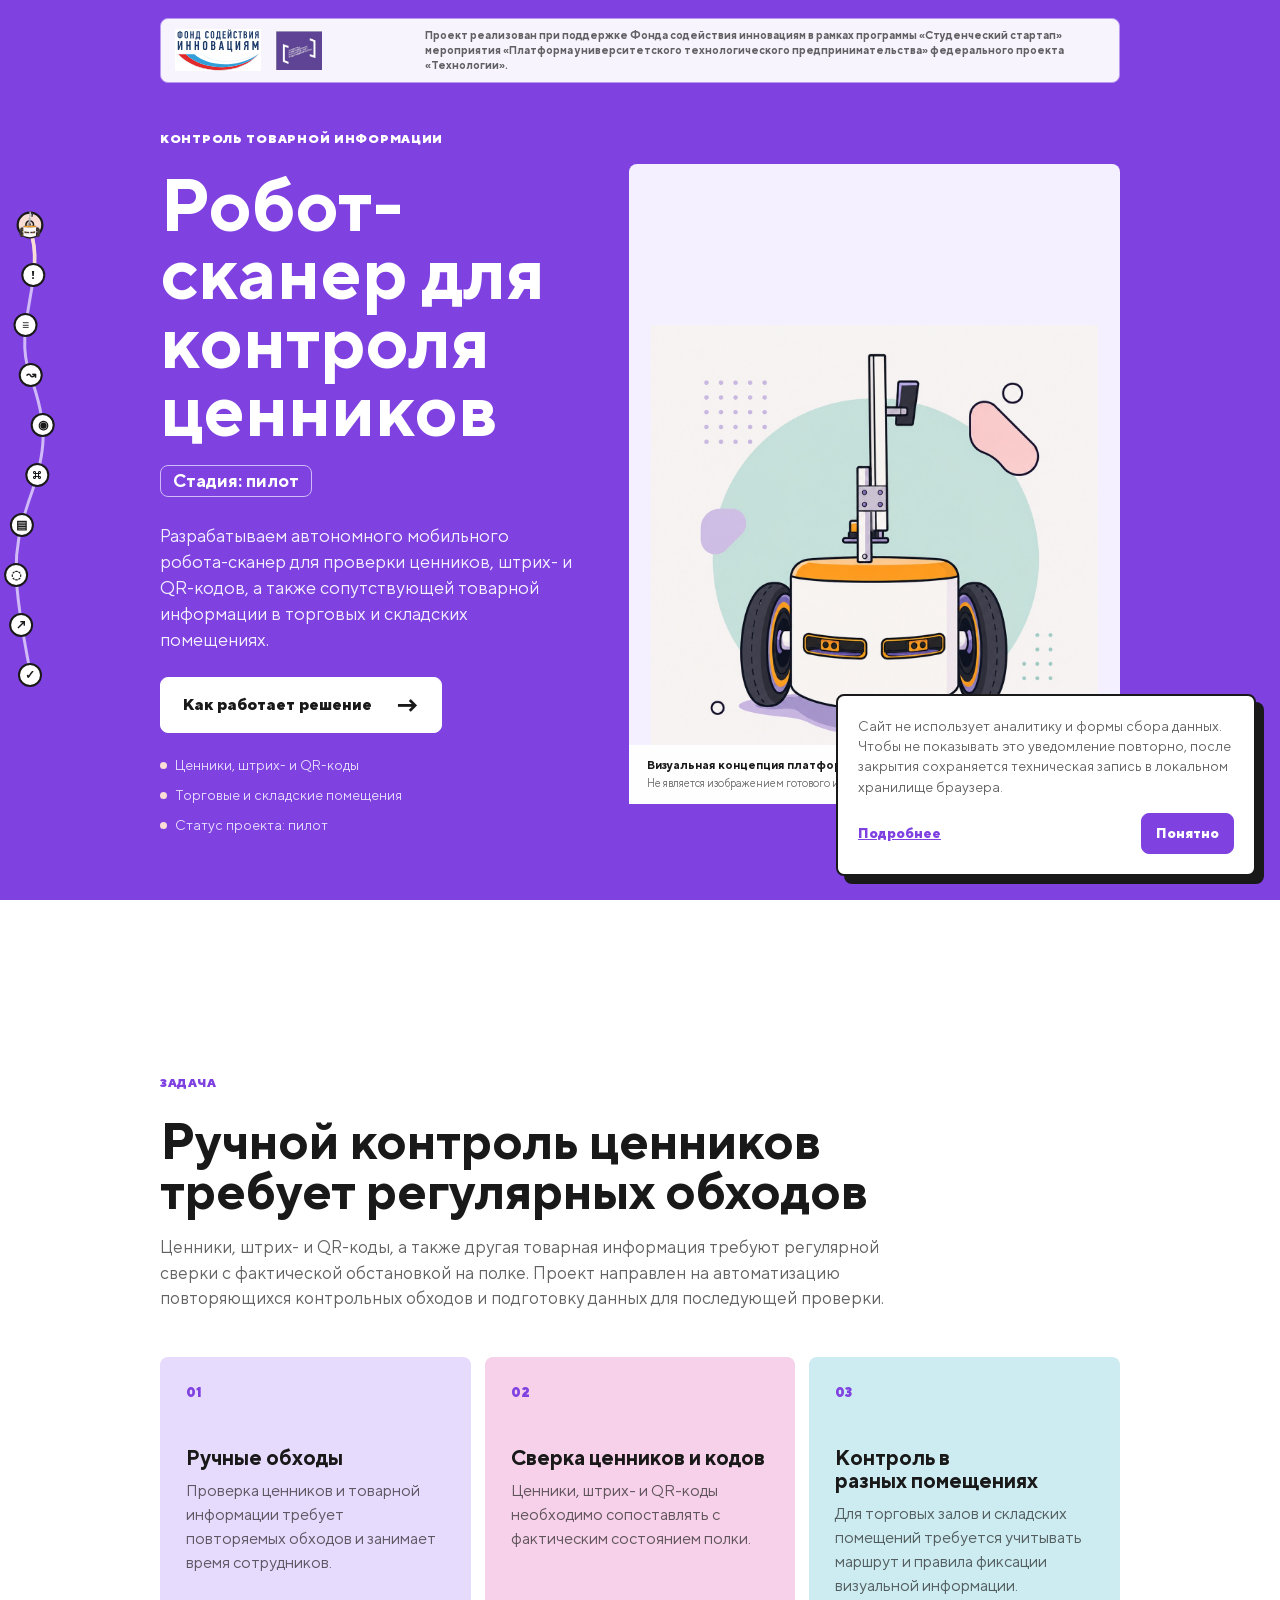
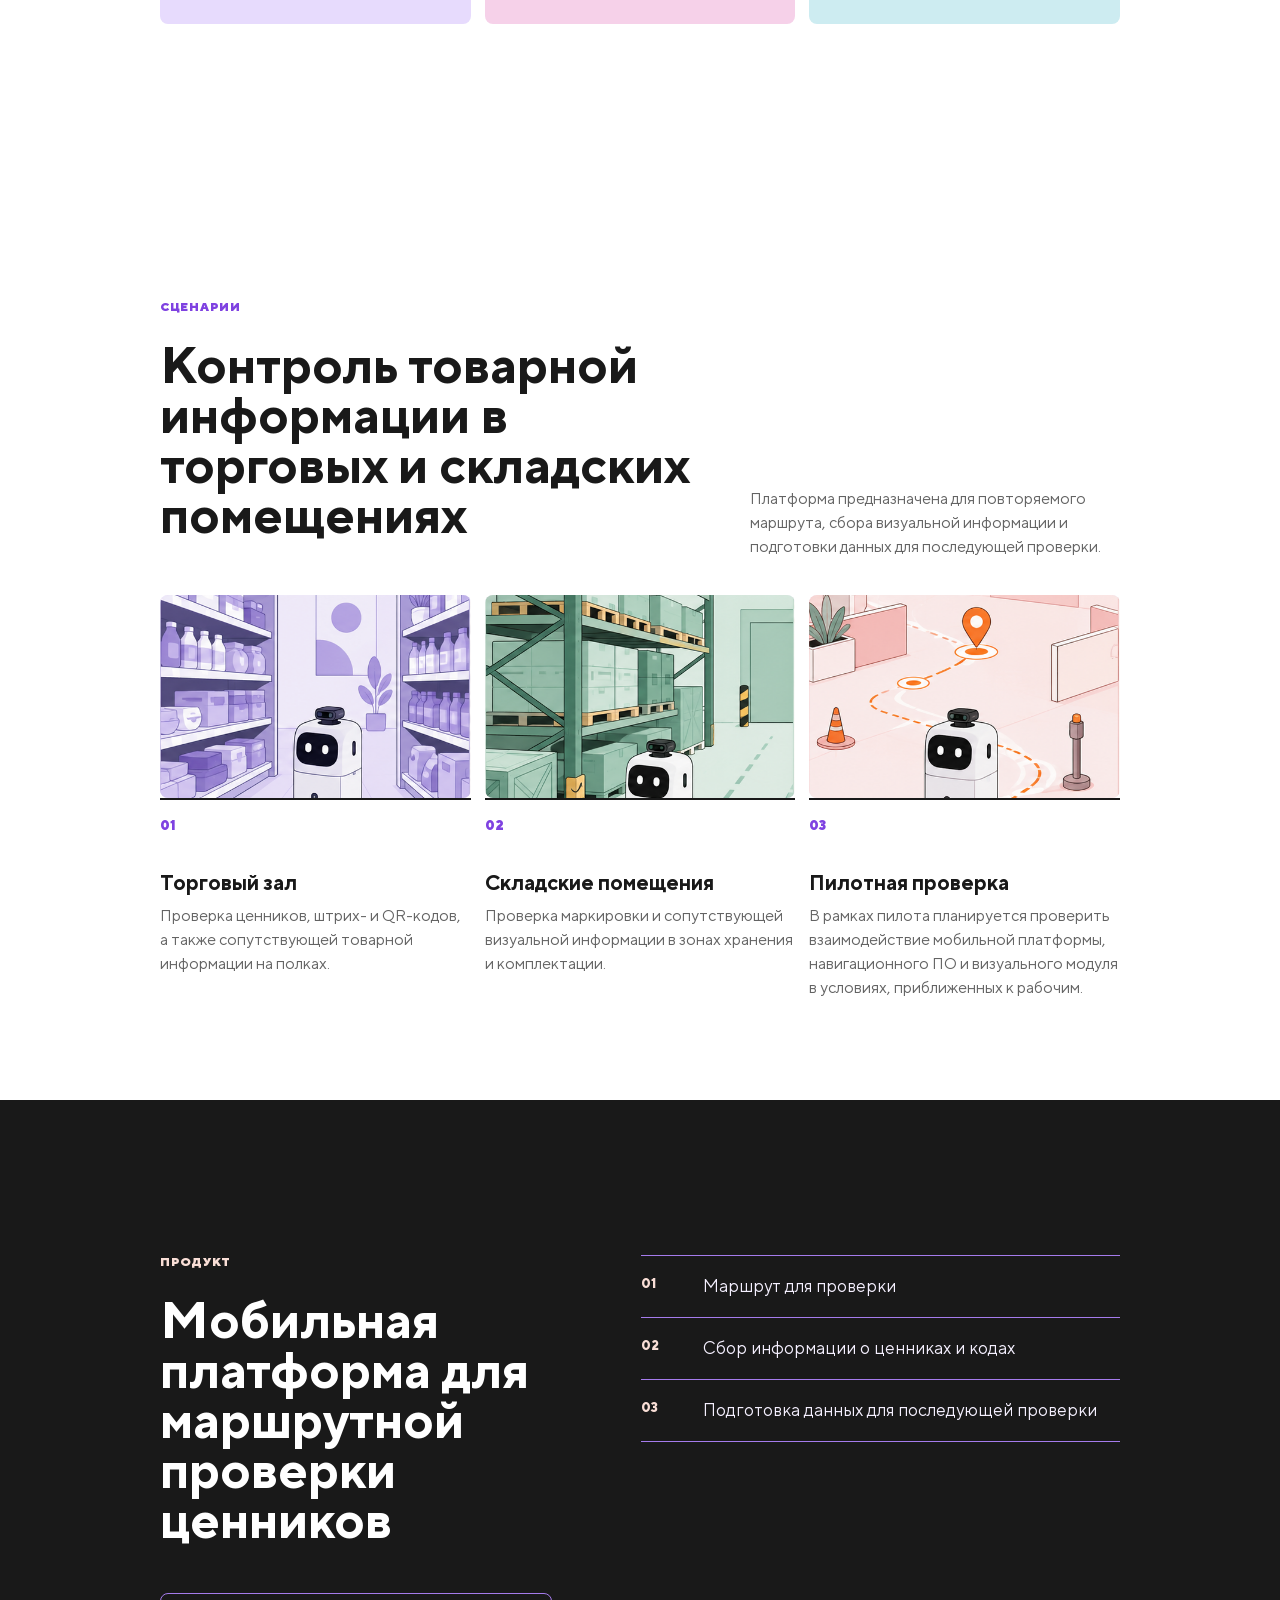
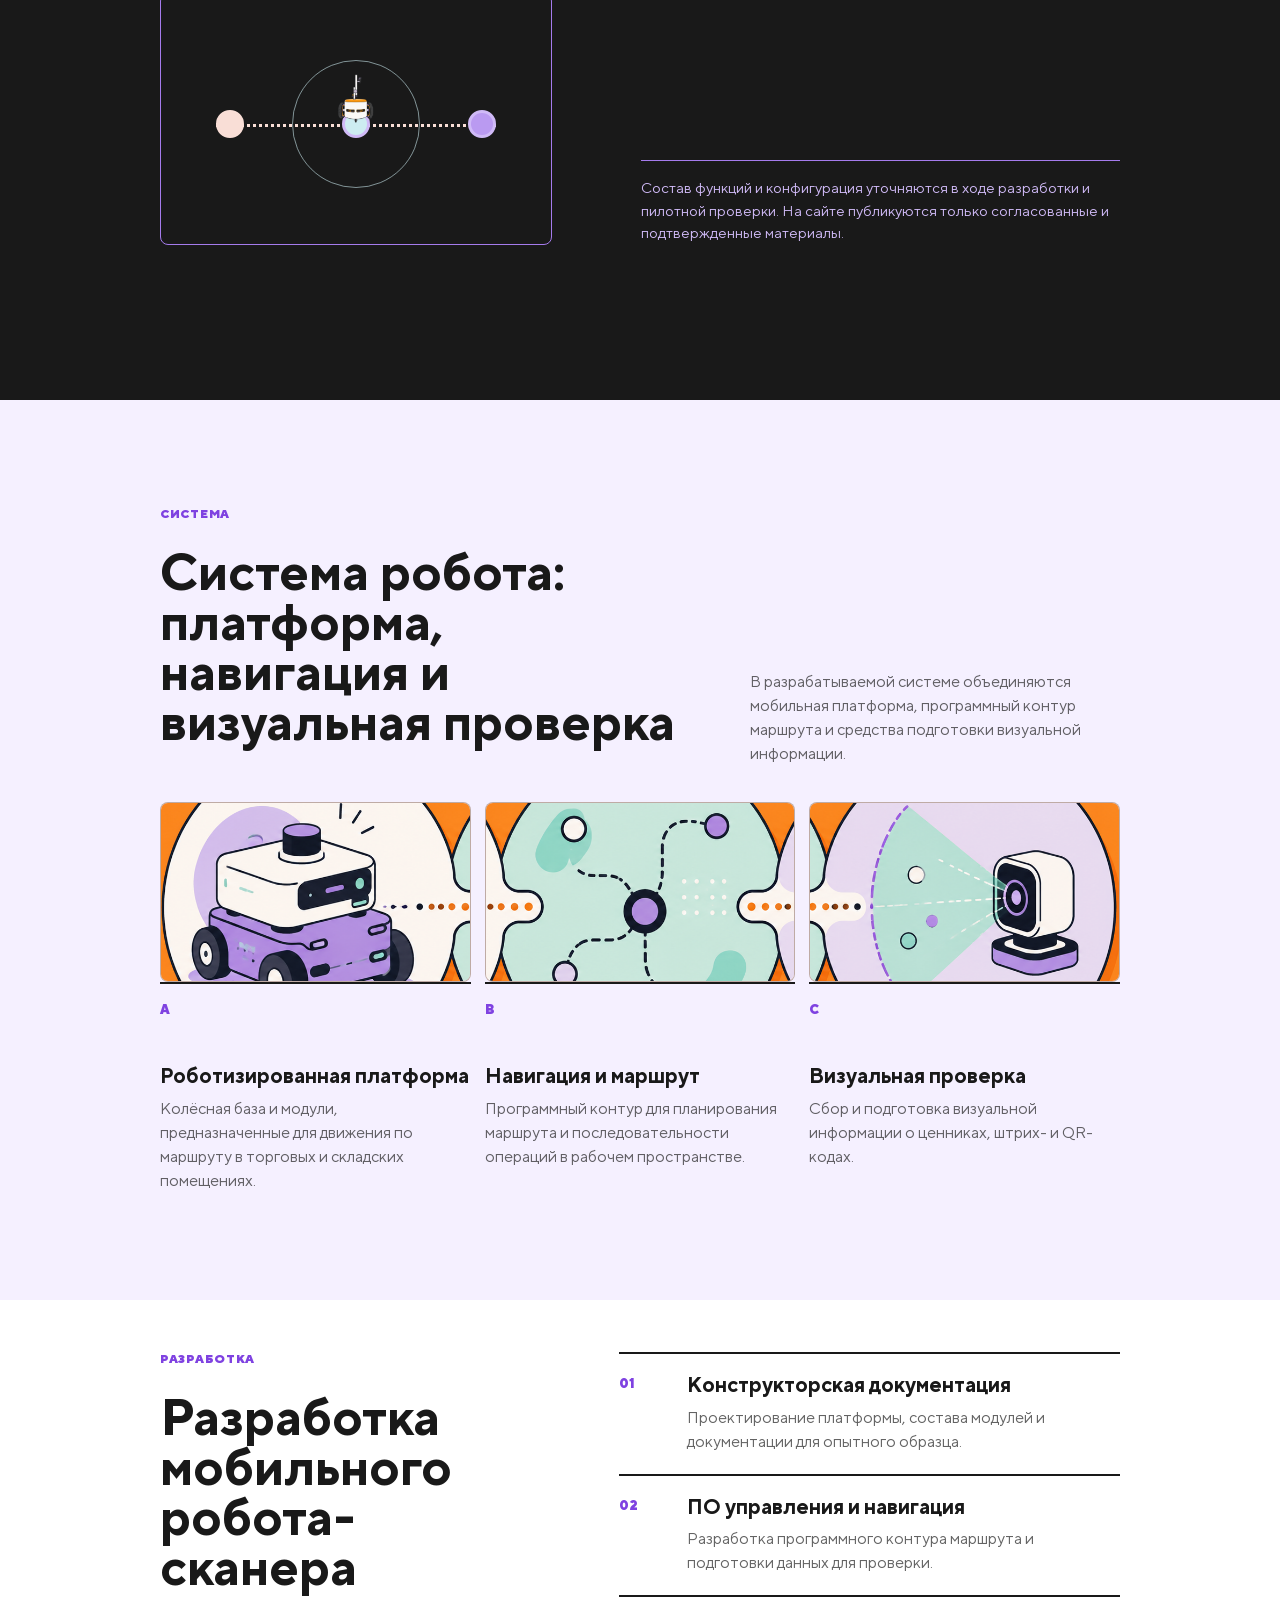
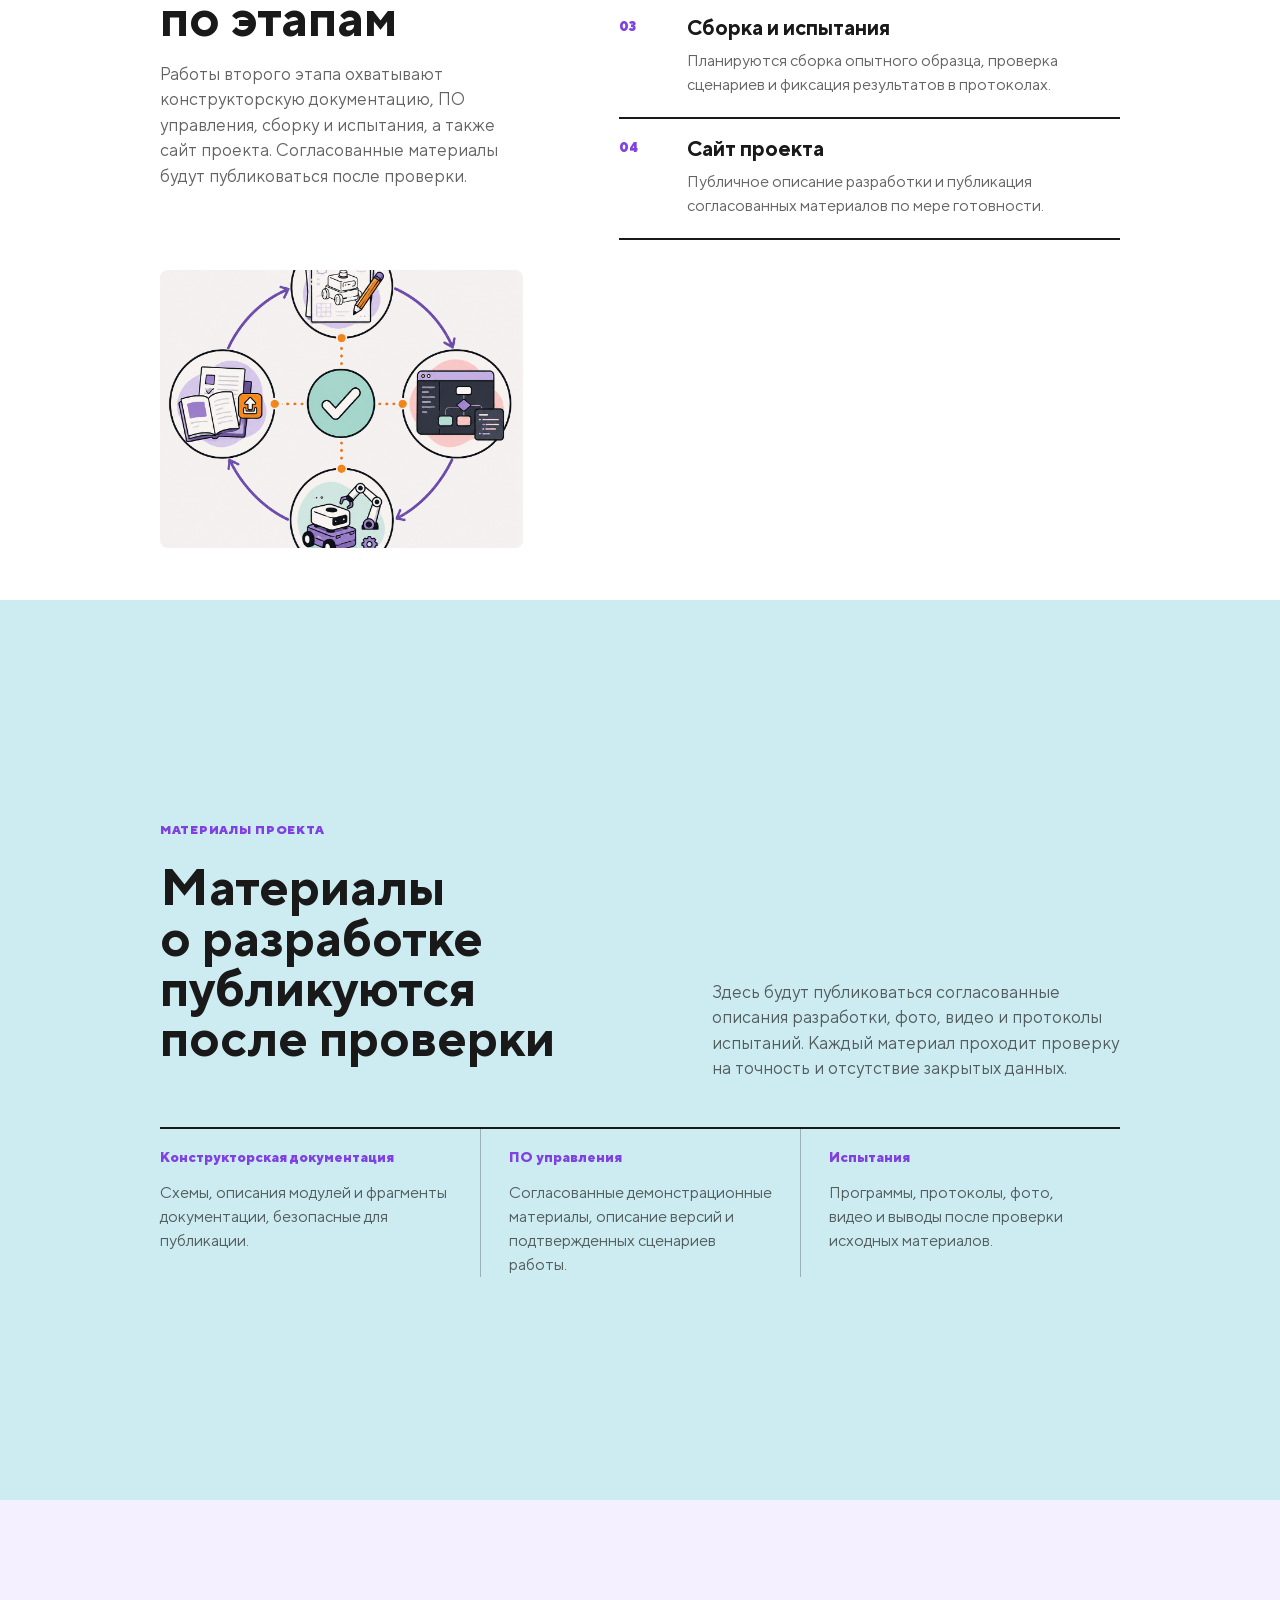
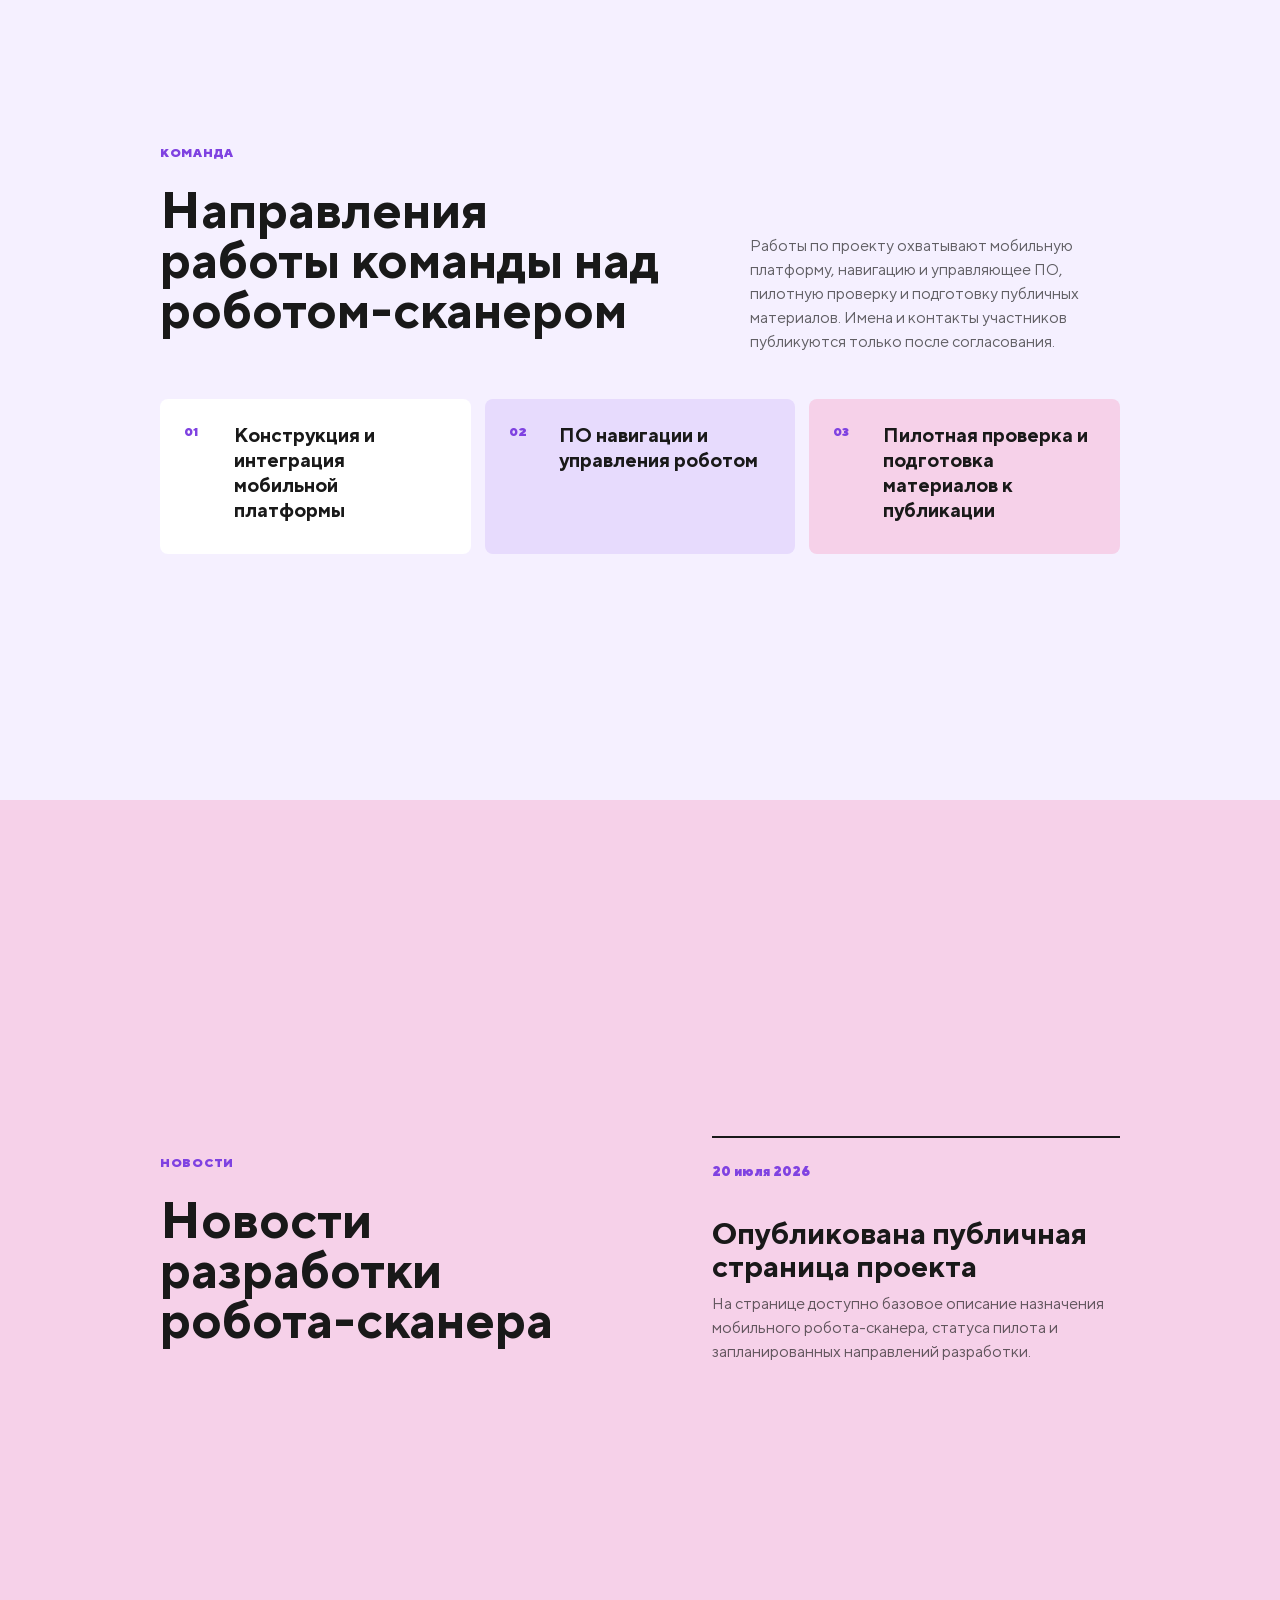
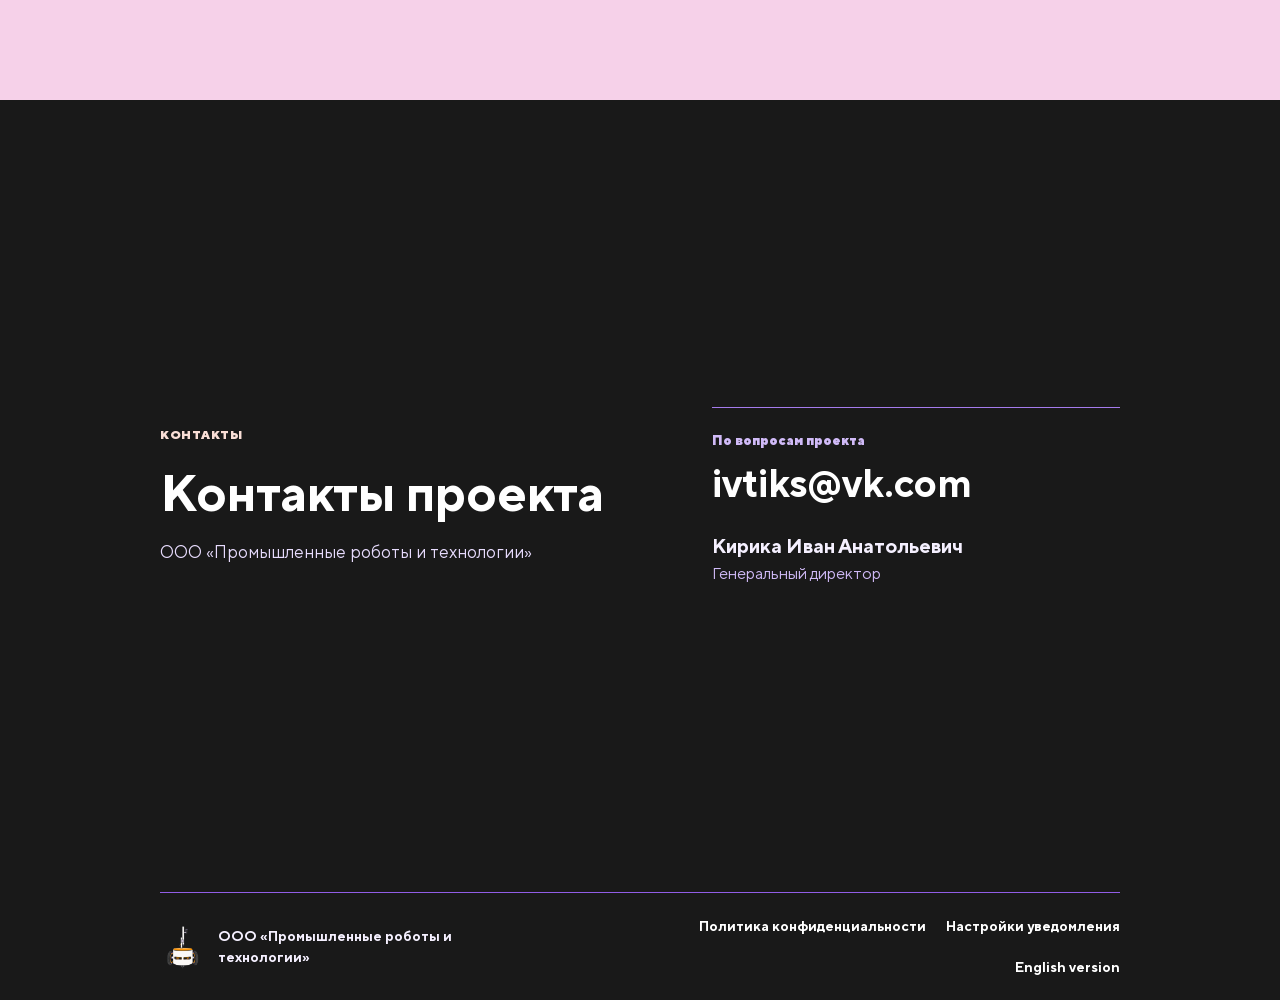
<file: index.html>
<!DOCTYPE html>
<html lang="ru">
<head>
    <meta charset="UTF-8">
    <meta name="viewport" content="width=device-width, initial-scale=1">
    <meta name="description" content="Промышленные роботы и технологии: мобильный робот-сканер для контроля ценников, штрих- и QR-кодов в торговых и складских помещениях. Статус проекта: пилот.">
    <meta name="theme-color" content="#7F42E1">
    <meta name="yandex-verification" content="bf8769e24435fe2c">
    <link rel="canonical" href="https://xn------bddmhaezdazierahfhbfbeyi9cd9f6cvefh.xn--p1ai/">
    <link rel="alternate" hreflang="ru" href="https://xn------bddmhaezdazierahfhbfbeyi9cd9f6cvefh.xn--p1ai/">
    <link rel="alternate" hreflang="en" href="https://xn------bddmhaezdazierahfhbfbeyi9cd9f6cvefh.xn--p1ai/en/">
    <link rel="alternate" hreflang="x-default" href="https://xn------bddmhaezdazierahfhbfbeyi9cd9f6cvefh.xn--p1ai/">
    <meta property="og:type" content="website">
    <meta property="og:locale" content="ru_RU">
    <meta property="og:locale:alternate" content="en_US">
    <meta property="og:site_name" content="Промышленные роботы и технологии">
    <meta property="og:url" content="https://xn------bddmhaezdazierahfhbfbeyi9cd9f6cvefh.xn--p1ai/">
    <meta property="og:title" content="Промышленные роботы и технологии | Робот-сканер для контроля ценников">
    <meta property="og:description" content="Промышленные роботы и технологии: мобильный робот-сканер для контроля ценников, штрих- и QR-кодов. Статус проекта: пилот.">
    <meta property="og:image" content="https://xn------bddmhaezdazierahfhbfbeyi9cd9f6cvefh.xn--p1ai/static/images/robot-platform-social-ru-v01.png">
    <meta property="og:image:type" content="image/png">
    <meta property="og:image:width" content="1200">
    <meta property="og:image:height" content="630">
    <meta property="og:image:alt" content="Концептуальная иллюстрация мобильного робота-сканера для контроля ценников">
    <meta name="twitter:card" content="summary_large_image">
    <meta name="twitter:title" content="Промышленные роботы и технологии | Робот-сканер для контроля ценников">
    <meta name="twitter:description" content="Промышленные роботы и технологии: мобильный робот-сканер для контроля ценников, штрих- и QR-кодов. Статус проекта: пилот.">
    <meta name="twitter:image" content="https://xn------bddmhaezdazierahfhbfbeyi9cd9f6cvefh.xn--p1ai/static/images/robot-platform-social-ru-v01.png">
    <meta name="twitter:image:alt" content="Концептуальная иллюстрация мобильного робота-сканера для контроля ценников">
    <title>Промышленные роботы и технологии | Робот-сканер для контроля ценников</title>
    <script type="application/ld+json">
        {
            "@context": "https://schema.org",
            "@graph": [
                {
                    "@type": "Organization",
                    "@id": "https://xn------bddmhaezdazierahfhbfbeyi9cd9f6cvefh.xn--p1ai/#organization",
                    "name": "ООО «Промышленные роботы и технологии»",
                    "alternateName": [
                        "Промышленные роботы и технологии",
                        "Industrial Robotics and Technologies"
                    ],
                    "url": "https://xn------bddmhaezdazierahfhbfbeyi9cd9f6cvefh.xn--p1ai/",
                    "email": "ivtiks@vk.com",
                    "logo": "https://xn------bddmhaezdazierahfhbfbeyi9cd9f6cvefh.xn--p1ai/static/images/robot-brand-mark-v02.png"
                },
                {
                    "@type": "WebSite",
                    "@id": "https://xn------bddmhaezdazierahfhbfbeyi9cd9f6cvefh.xn--p1ai/#website",
                    "url": "https://xn------bddmhaezdazierahfhbfbeyi9cd9f6cvefh.xn--p1ai/",
                    "name": "Промышленные роботы и технологии",
                    "inLanguage": "ru-RU",
                    "publisher": {
                        "@id": "https://xn------bddmhaezdazierahfhbfbeyi9cd9f6cvefh.xn--p1ai/#organization"
                    }
                }
            ]
        }
    </script>
    <link rel="icon" href="static/images/robot-brand-mark-v02.png" type="image/png">
    <link rel="preload" as="image" href="static/images/robot-platform-hero-illustration-v02.jpg" type="image/jpeg" fetchpriority="high">
    <link rel="stylesheet" href="static/style.css?v=20260721-31">
    <script src="static/site.js?v=20260721-20" defer></script>
</head>
<body id="top" class="landing-page">
    <nav class="route-navigation" data-route-navigation aria-label="Маршрут по разделам сайта">
        <svg class="route-track" data-route-track aria-hidden="true" viewBox="0 0 100 1000" preserveAspectRatio="none">
            <path class="route-track-base" data-route-path d="M50 24 C78 126 20 232 50 338 S79 500 48 610 S22 790 50 976" pathLength="100"></path>
            <path class="route-track-progress" data-route-progress d="M50 24 C78 126 20 232 50 338 S79 500 48 610 S22 790 50 976" pathLength="100"></path>
            <path class="route-track-active" data-route-active-segment d="M50 24 C78 126 20 232 50 338 S79 500 48 610 S22 790 50 976" pathLength="100"></path>
        </svg>
        <div class="route-stops">
            <a class="route-stop" data-route-stop href="#overview" aria-label="Обзор"><span class="route-stop-symbol" aria-hidden="true">⊙</span><span class="route-stop-tooltip" aria-hidden="true">Обзор</span></a>
            <a class="route-stop" data-route-stop href="#challenge" aria-label="Задача"><span class="route-stop-symbol" aria-hidden="true">!</span><span class="route-stop-tooltip" aria-hidden="true">Задача</span></a>
            <a class="route-stop" data-route-stop href="#scenarios" aria-label="Сценарии"><span class="route-stop-symbol" aria-hidden="true">≡</span><span class="route-stop-tooltip" aria-hidden="true">Сценарии</span></a>
            <a class="route-stop" data-route-stop href="#product" aria-label="Продукт"><span class="route-stop-symbol" aria-hidden="true">↝</span><span class="route-stop-tooltip" aria-hidden="true">Продукт</span></a>
            <a class="route-stop" data-route-stop href="#system" aria-label="Система"><span class="route-stop-symbol" aria-hidden="true">◉</span><span class="route-stop-tooltip" aria-hidden="true">Система</span></a>
            <a class="route-stop" data-route-stop href="#development" aria-label="Разработка"><span class="route-stop-symbol" aria-hidden="true">⌘</span><span class="route-stop-tooltip" aria-hidden="true">Разработка</span></a>
            <a class="route-stop" data-route-stop href="#materials" aria-label="Материалы проекта"><span class="route-stop-symbol" aria-hidden="true">▤</span><span class="route-stop-tooltip" aria-hidden="true">Материалы</span></a>
            <a class="route-stop" data-route-stop href="#team" aria-label="Команда"><span class="route-stop-symbol" aria-hidden="true">◌</span><span class="route-stop-tooltip" aria-hidden="true">Команда</span></a>
            <a class="route-stop" data-route-stop href="#updates" aria-label="Обновления"><span class="route-stop-symbol" aria-hidden="true">↗</span><span class="route-stop-tooltip" aria-hidden="true">Обновления</span></a>
            <a class="route-stop" data-route-stop href="#contacts" aria-label="Контакты"><span class="route-stop-symbol" aria-hidden="true">✓</span><span class="route-stop-tooltip" aria-hidden="true">Контакты</span></a>
        </div>
        <span class="route-robot" data-route-robot aria-hidden="true">
            <img src="static/images/robot-brand-mark-v02.png" alt="">
        </span>
    </nav>

    <main>
        <section class="hero section" id="overview" data-route-section>
            <div class="hero-funding">
                <div class="container">
                    <div class="funding-strip">
                        <div class="support-logos">
                            <img class="fasie-logo" src="static/images/fasie.svg" alt="Фонд содействия инновациям">
                            <img class="platform-logo" src="static/images/platform-univertechpred.png" alt="Платформа университетского технологического предпринимательства">
                        </div>
                        <p>
                            Проект реализован при поддержке Фонда содействия инновациям в рамках программы
                            «Студенческий стартап» мероприятия «Платформа университетского технологического
                            предпринимательства» федерального проекта «Технологии».
                        </p>
                    </div>
                </div>
            </div>
            <div class="container hero-grid">
                <div class="hero-copy">
                    <p class="eyebrow">Контроль товарной информации</p>
                    <div class="hero-title-row">
                        <h1>Робот-сканер для контроля ценников</h1>
                        <span class="pilot-status">Стадия: пилот</span>
                    </div>
                    <p class="hero-lead">
                        Разрабатываем автономного мобильного робота-сканер для проверки ценников,
                        штрих- и QR-кодов, а также сопутствующей товарной информации в торговых
                        и складских помещениях.
                    </p>
                    <a class="hero-cta" href="#product">
                        Как работает решение
                        <span aria-hidden="true">→</span>
                    </a>
                    <ul class="hero-facts" aria-label="Контекст проекта">
                        <li>Ценники, штрих- и QR-коды</li>
                        <li>Торговые и складские помещения</li>
                        <li>Статус проекта: пилот</li>
                    </ul>
                </div>

                <figure class="robot-concept">
                    <img src="static/images/robot-platform-hero-illustration-v02.jpg" width="1254" height="1254" fetchpriority="high" loading="eager" decoding="async" alt="Концептуальная иллюстрация мобильного робота-сканера для контроля ценников">
                    <figcaption>
                        <span class="concept-caption-title">Визуальная концепция платформы</span>
                        <span class="concept-caption-note">Не является изображением готового изделия</span>
                    </figcaption>
                </figure>
            </div>
        </section>

        <section class="problem-section section" id="challenge" data-route-section aria-labelledby="problem-title">
            <div class="container">
                <div class="section-intro">
                    <p class="eyebrow">Задача</p>
                    <h2 id="problem-title">Ручной контроль ценников требует регулярных обходов</h2>
                    <p>
                        Ценники, штрих- и QR-коды, а также другая товарная информация требуют
                        регулярной сверки с фактической обстановкой на полке. Проект направлен
                        на автоматизацию повторяющихся контрольных обходов и подготовку данных
                        для последующей проверки.
                    </p>
                </div>
                <div class="problem-list">
                    <article class="problem-item">
                        <span class="item-number">01</span>
                        <h3>Ручные обходы</h3>
                        <p>Проверка ценников и товарной информации требует повторяемых обходов и занимает время сотрудников.</p>
                    </article>
                    <article class="problem-item">
                        <span class="item-number">02</span>
                        <h3>Сверка ценников и кодов</h3>
                        <p>Ценники, штрих- и QR-коды необходимо сопоставлять с фактическим состоянием полки.</p>
                    </article>
                    <article class="problem-item">
                        <span class="item-number">03</span>
                        <h3>Контроль в разных помещениях</h3>
                        <p>Для торговых залов и складских помещений требуется учитывать маршрут и правила фиксации визуальной информации.</p>
                    </article>
                </div>
            </div>
        </section>

        <section class="scenarios-section section" id="scenarios" data-route-section aria-labelledby="scenarios-title">
            <div class="container">
                <div class="section-heading">
                    <div>
                        <p class="eyebrow">Сценарии</p>
                        <h2 id="scenarios-title">Контроль товарной информации в торговых и складских помещениях</h2>
                    </div>
                    <p>Платформа предназначена для повторяемого маршрута, сбора визуальной информации и подготовки данных для последующей проверки.</p>
                </div>
                <div class="scenario-grid">
                    <article class="scenario-card">
                        <figure class="scenario-card-media">
                            <img src="static/images/scenarios/retail-v02.png" alt="Концептуальная иллюстрация робота в торговом зале">
                        </figure>
                        <div class="scenario-card-copy">
                            <span>01</span>
                            <h3>Торговый зал</h3>
                            <p>Проверка ценников, штрих- и QR-кодов, а также сопутствующей товарной информации на полках.</p>
                        </div>
                    </article>
                    <article class="scenario-card">
                        <figure class="scenario-card-media">
                            <img src="static/images/scenarios/warehouse-v02.png" alt="Концептуальная иллюстрация робота на складе">
                        </figure>
                        <div class="scenario-card-copy">
                            <span>02</span>
                            <h3>Складские помещения</h3>
                            <p>Проверка маркировки и сопутствующей визуальной информации в зонах хранения и комплектации.</p>
                        </div>
                    </article>
                    <article class="scenario-card">
                        <figure class="scenario-card-media">
                            <img src="static/images/scenarios/pilot-v02.png" alt="Концептуальная иллюстрация пилотной проверки робота">
                        </figure>
                        <div class="scenario-card-copy">
                            <span>03</span>
                            <h3>Пилотная проверка</h3>
                            <p>В рамках пилота планируется проверить взаимодействие мобильной платформы, навигационного ПО и визуального модуля в условиях, приближенных к рабочим.</p>
                        </div>
                    </article>
                </div>
            </div>
        </section>

        <section class="product-section section" id="product" data-route-section aria-labelledby="product-title">
            <div class="container product-layout">
                <div>
                    <p class="eyebrow eyebrow-light">Продукт</p>
                    <h2 id="product-title">Мобильная платформа для маршрутной проверки ценников</h2>
                </div>
                <div class="product-flow" aria-label="Предполагаемый принцип работы">
                    <div class="flow-step">
                        <span>01</span>
                        <p>Маршрут для проверки</p>
                    </div>
                    <div class="flow-step">
                        <span>02</span>
                        <p>Сбор информации о ценниках и кодах</p>
                    </div>
                    <div class="flow-step">
                        <span>03</span>
                        <p>Подготовка данных для последующей проверки</p>
                    </div>
                </div>
                <p class="product-note">
                    Состав функций и конфигурация уточняются в ходе разработки и пилотной проверки.
                    На сайте публикуются только согласованные и подтвержденные материалы.
                </p>
                <div class="product-route-map" aria-hidden="true">
                    <span class="route-map-path"></span>
                    <span class="route-map-node route-map-node-start"></span>
                    <span class="route-map-node route-map-node-check"></span>
                    <span class="route-map-node route-map-node-result"></span>
                    <span class="route-map-scan"></span>
                    <img class="route-map-robot" src="static/images/robot-brand-mark-v02.png" alt="">
                </div>
            </div>
        </section>

        <section class="technology-section section" id="system" data-route-section aria-labelledby="technology-title">
            <div class="container">
                <div class="section-heading">
                    <div>
                        <p class="eyebrow">Система</p>
                        <h2 id="technology-title">Система робота: платформа, навигация и визуальная проверка</h2>
                    </div>
                    <p>В разрабатываемой системе объединяются мобильная платформа, программный контур маршрута и средства подготовки визуальной информации.</p>
                </div>
                <div class="technology-grid">
                    <article class="technology-card">
                        <figure class="technology-card-media">
                            <img src="static/images/system/platform-v01.png" alt="Концептуальная иллюстрация роботизированной платформы">
                        </figure>
                        <div class="technology-card-copy">
                            <span class="item-number">A</span>
                            <h3>Роботизированная платформа</h3>
                            <p>Колёсная база и модули, предназначенные для движения по маршруту в торговых и складских помещениях.</p>
                        </div>
                    </article>
                    <article class="technology-card">
                        <figure class="technology-card-media">
                            <img src="static/images/system/navigation-v01.png" alt="Концептуальная иллюстрация навигационного контура">
                        </figure>
                        <div class="technology-card-copy">
                            <span class="item-number">B</span>
                            <h3>Навигация и маршрут</h3>
                            <p>Программный контур для планирования маршрута и последовательности операций в рабочем пространстве.</p>
                        </div>
                    </article>
                    <article class="technology-card">
                        <figure class="technology-card-media">
                            <img src="static/images/system/vision-v01.png" alt="Концептуальная иллюстрация визуальной проверки">
                        </figure>
                        <div class="technology-card-copy">
                            <span class="item-number">C</span>
                            <h3>Визуальная проверка</h3>
                            <p>Сбор и подготовка визуальной информации о ценниках, штрих- и QR-кодах.</p>
                        </div>
                    </article>
                </div>
            </div>
        </section>

        <section class="development-section section" id="development" data-route-section aria-labelledby="development-title">
            <div class="container development-layout">
                <div class="section-intro">
                    <p class="eyebrow">Разработка</p>
                    <h2 id="development-title">Разработка мобильного робота-сканера по этапам</h2>
                    <p>
                        Работы второго этапа охватывают конструкторскую документацию, ПО управления,
                        сборку и испытания, а также сайт проекта. Согласованные материалы будут
                        публиковаться после проверки.
                    </p>
                </div>
                <figure class="section-graphic development-graphic">
                    <img src="static/images/development-cycle-illustration-v01.png" alt="Концептуальная иллюстрация цикла разработки">
                </figure>
                <ol class="development-list">
                    <li>
                        <span class="development-index">01</span>
                        <div>
                            <h3>Конструкторская документация</h3>
                            <p>Проектирование платформы, состава модулей и документации для опытного образца.</p>
                        </div>
                    </li>
                    <li>
                        <span class="development-index">02</span>
                        <div>
                            <h3>ПО управления и навигация</h3>
                            <p>Разработка программного контура маршрута и подготовки данных для проверки.</p>
                        </div>
                    </li>
                    <li>
                        <span class="development-index">03</span>
                        <div>
                            <h3>Сборка и испытания</h3>
                            <p>Планируются сборка опытного образца, проверка сценариев и фиксация результатов в протоколах.</p>
                        </div>
                    </li>
                    <li>
                        <span class="development-index">04</span>
                        <div>
                            <h3>Сайт проекта</h3>
                            <p>Публичное описание разработки и публикация согласованных материалов по мере готовности.</p>
                        </div>
                    </li>
                </ol>
            </div>
        </section>

        <section class="evidence-section section" id="materials" data-route-section aria-labelledby="evidence-title">
            <div class="container">
                <div class="evidence-layout">
                    <div>
                        <p class="eyebrow">Материалы проекта</p>
                        <h2 id="evidence-title">Материалы о разработке публикуются после проверки</h2>
                    </div>
                    <p>
                        Здесь будут публиковаться согласованные описания разработки, фото, видео и
                        протоколы испытаний. Каждый материал проходит проверку на точность и отсутствие
                        закрытых данных.
                    </p>
                </div>
                <div class="evidence-status" aria-label="Состав публикуемых материалов">
                    <div class="evidence-status-item">
                        <span>Конструкторская документация</span>
                        <p>Схемы, описания модулей и фрагменты документации, безопасные для публикации.</p>
                    </div>
                    <div class="evidence-status-item">
                        <span>ПО управления</span>
                        <p>Согласованные демонстрационные материалы, описание версий и подтвержденных сценариев работы.</p>
                    </div>
                    <div class="evidence-status-item">
                        <span>Испытания</span>
                        <p>Программы, протоколы, фото, видео и выводы после проверки исходных материалов.</p>
                    </div>
                </div>
            </div>
        </section>

        <section class="team-section section" id="team" data-route-section aria-labelledby="team-title">
            <div class="container">
                <div class="section-heading">
                    <div>
                        <p class="eyebrow">Команда</p>
                        <h2 id="team-title">Направления работы команды над роботом-сканером</h2>
                    </div>
                    <p>
                        Работы по проекту охватывают мобильную платформу, навигацию и управляющее ПО,
                        пилотную проверку и подготовку публичных материалов. Имена и контакты участников
                        публикуются только после согласования.
                    </p>
                </div>
                <div class="role-grid">
                    <div class="role-item">
                        <span>01</span>
                        <p>Конструкция и интеграция мобильной платформы</p>
                    </div>
                    <div class="role-item">
                        <span>02</span>
                        <p>ПО навигации и управления роботом</p>
                    </div>
                    <div class="role-item">
                        <span>03</span>
                        <p>Пилотная проверка и подготовка материалов к публикации</p>
                    </div>
                </div>
            </div>
        </section>

        <section class="news-section section" id="updates" data-route-section aria-labelledby="news-title">
            <div class="container news-layout">
                <div>
                    <p class="eyebrow">Новости</p>
                    <h2 id="news-title">Новости разработки робота-сканера</h2>
                </div>
                <article class="news-item">
                    <time datetime="2026-07-20">20 июля 2026</time>
                    <h3>Опубликована публичная страница проекта</h3>
                    <p>
                        На странице доступно базовое описание назначения мобильного робота-сканера,
                        статуса пилота и запланированных направлений разработки.
                    </p>
                </article>
            </div>
        </section>

        <section class="contacts-section section" id="contacts" data-route-section aria-labelledby="contacts-title">
            <div class="container contacts-layout">
                <div>
                    <p class="eyebrow eyebrow-light">Контакты</p>
                    <h2 id="contacts-title">Контакты проекта</h2>
                    <p class="contacts-company">ООО «Промышленные роботы и технологии»</p>
                </div>
                <address class="contact-details">
                    <span class="contact-label">По вопросам проекта</span>
                    <a class="contact-link" href="mailto:ivtiks@vk.com">ivtiks@vk.com</a>
                    <span class="contact-person">Кирика Иван Анатольевич</span>
                    <span class="contact-role">Генеральный директор</span>
                </address>
            </div>
        </section>
    </main>

    <footer class="site-footer">
        <div class="container footer-main">
            <div class="footer-brand">
                <img class="wordmark-mark" src="static/images/robot-brand-mark-v02.png" alt="">
                <p>ООО «Промышленные роботы и технологии»</p>
            </div>
            <div class="footer-links">
                <a href="privacy.html">Политика конфиденциальности</a>
                <button type="button" class="text-button" data-cookie-settings>Настройки уведомления</button>
                <a href="en/">English version</a>
            </div>
        </div>
    </footer>

    <aside class="cookie-notice" data-cookie-notice aria-label="Уведомление о техническом хранилище">
        <p>
            Сайт не использует аналитику и формы сбора данных. Чтобы не показывать это уведомление повторно,
            после закрытия сохраняется техническая запись в локальном хранилище браузера.
        </p>
        <div class="cookie-actions">
            <a href="privacy.html">Подробнее</a>
            <button type="button" data-cookie-accept>Понятно</button>
        </div>
    </aside>
</body>
</html>
</file>
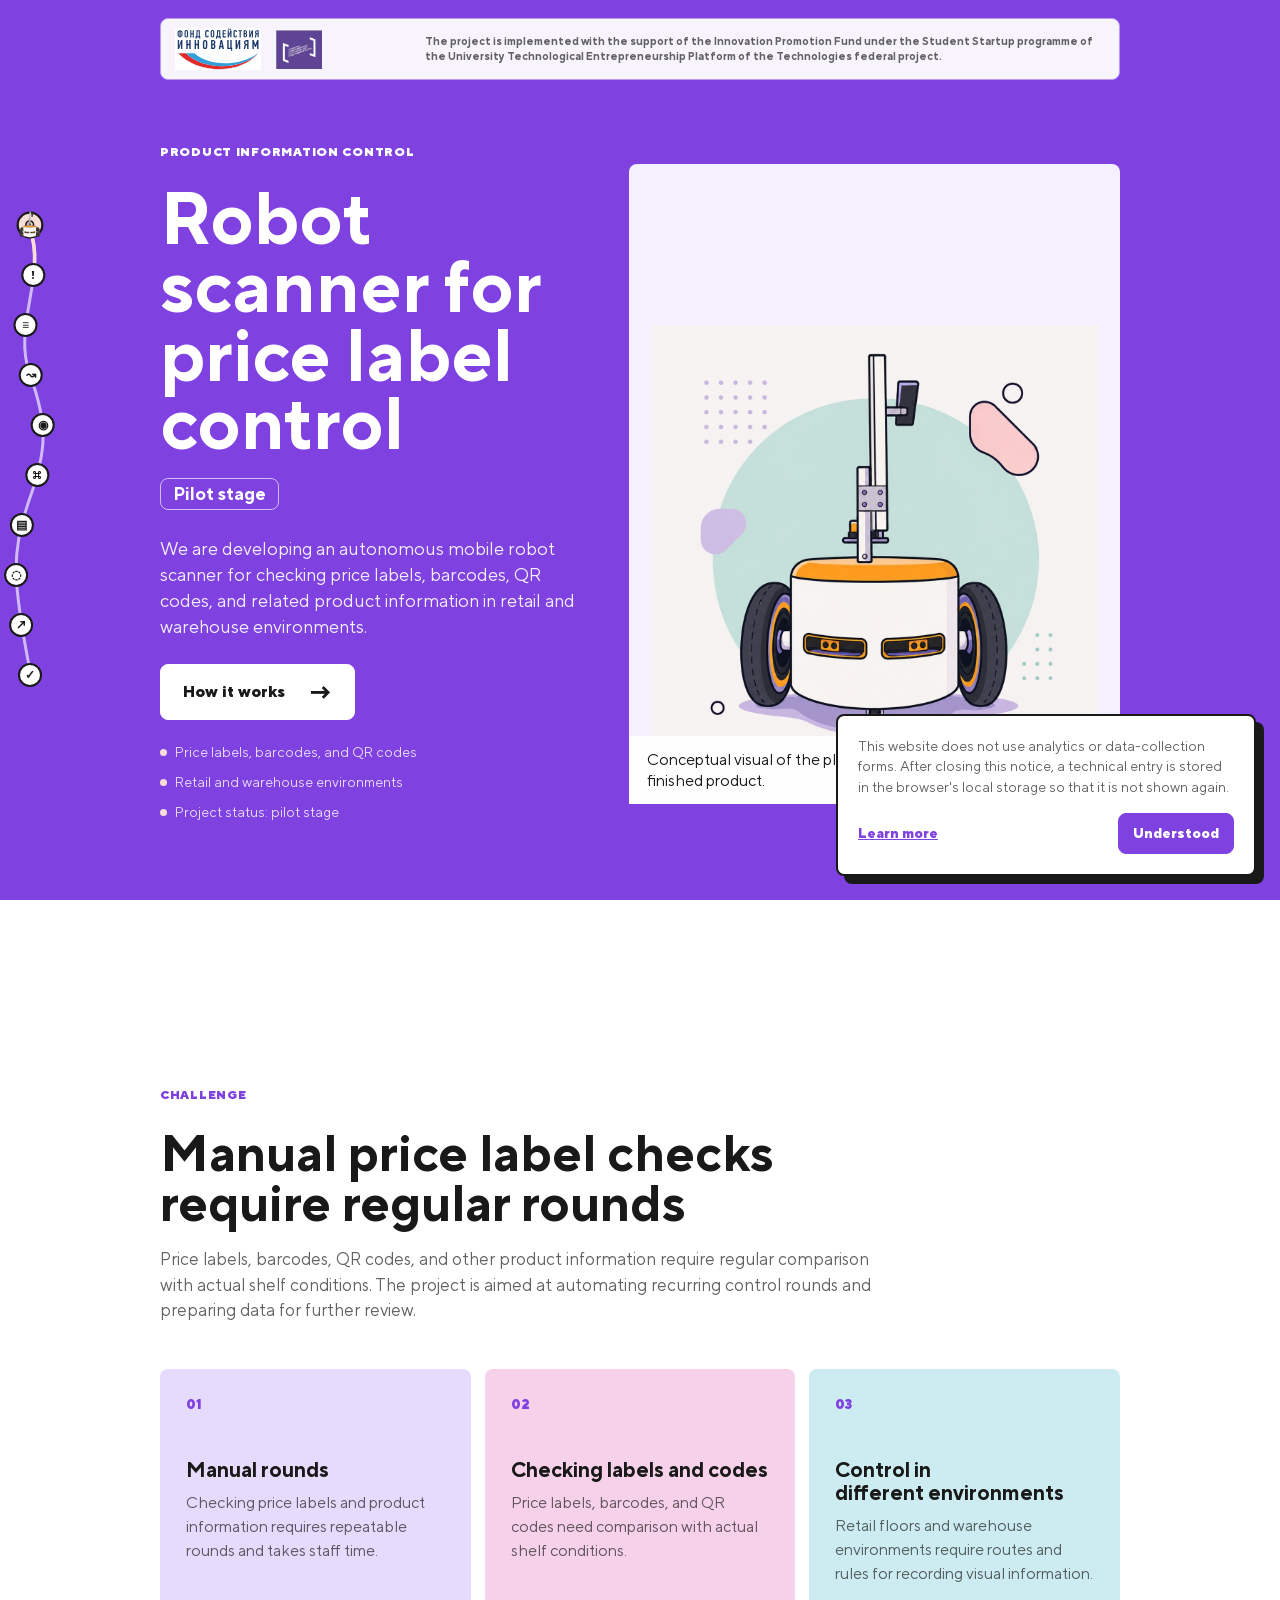
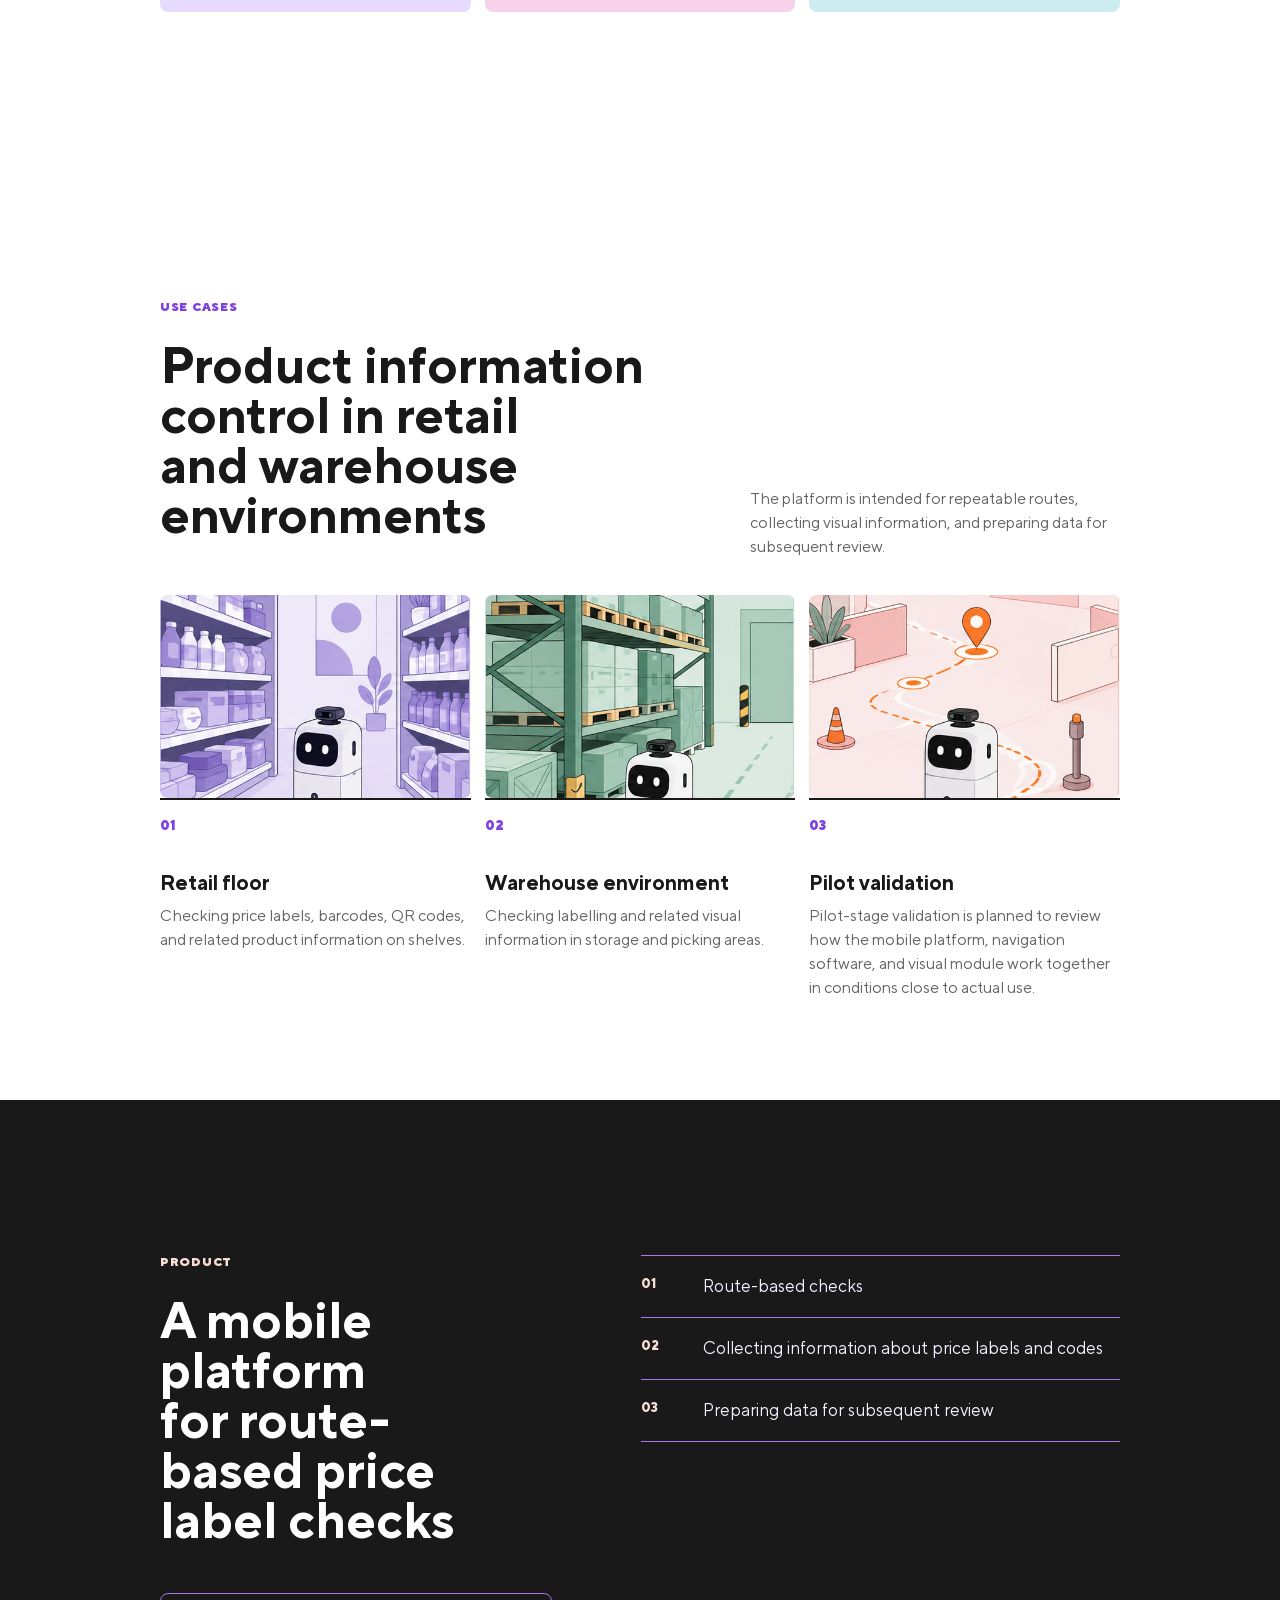
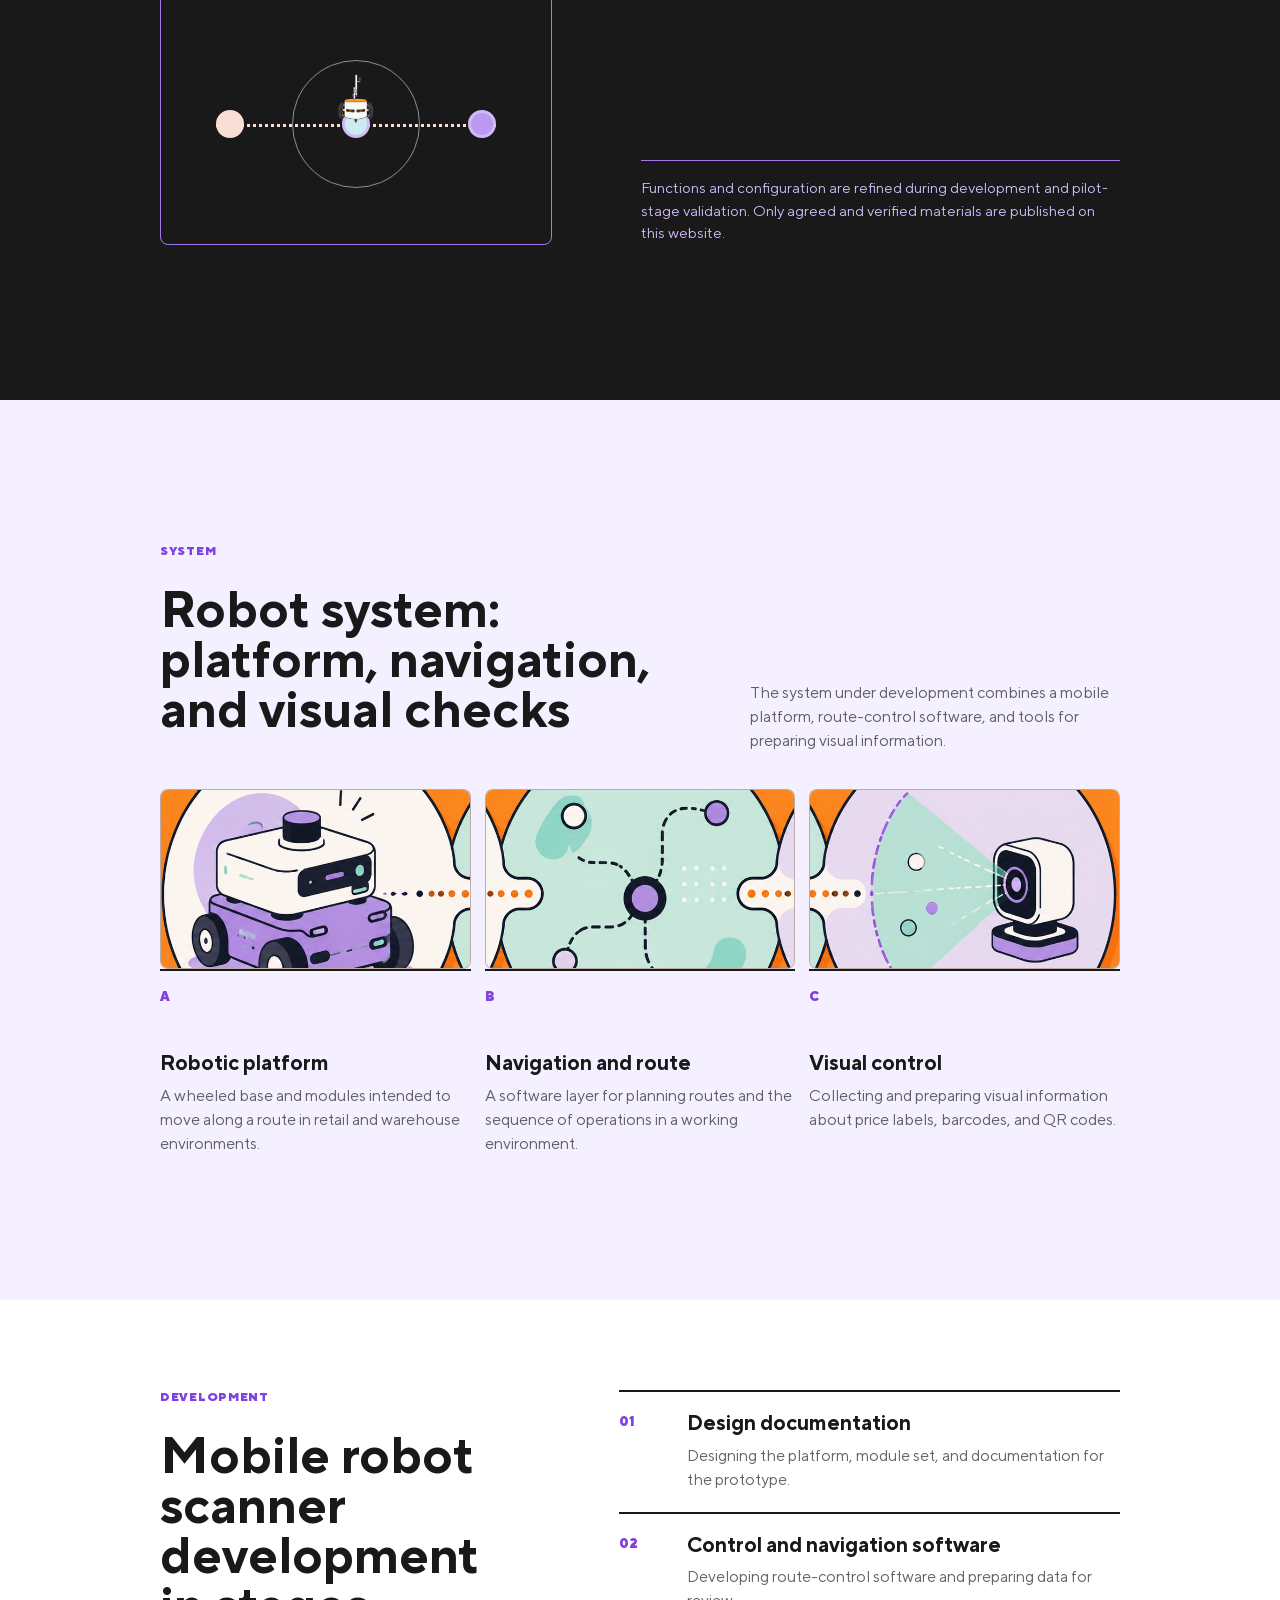
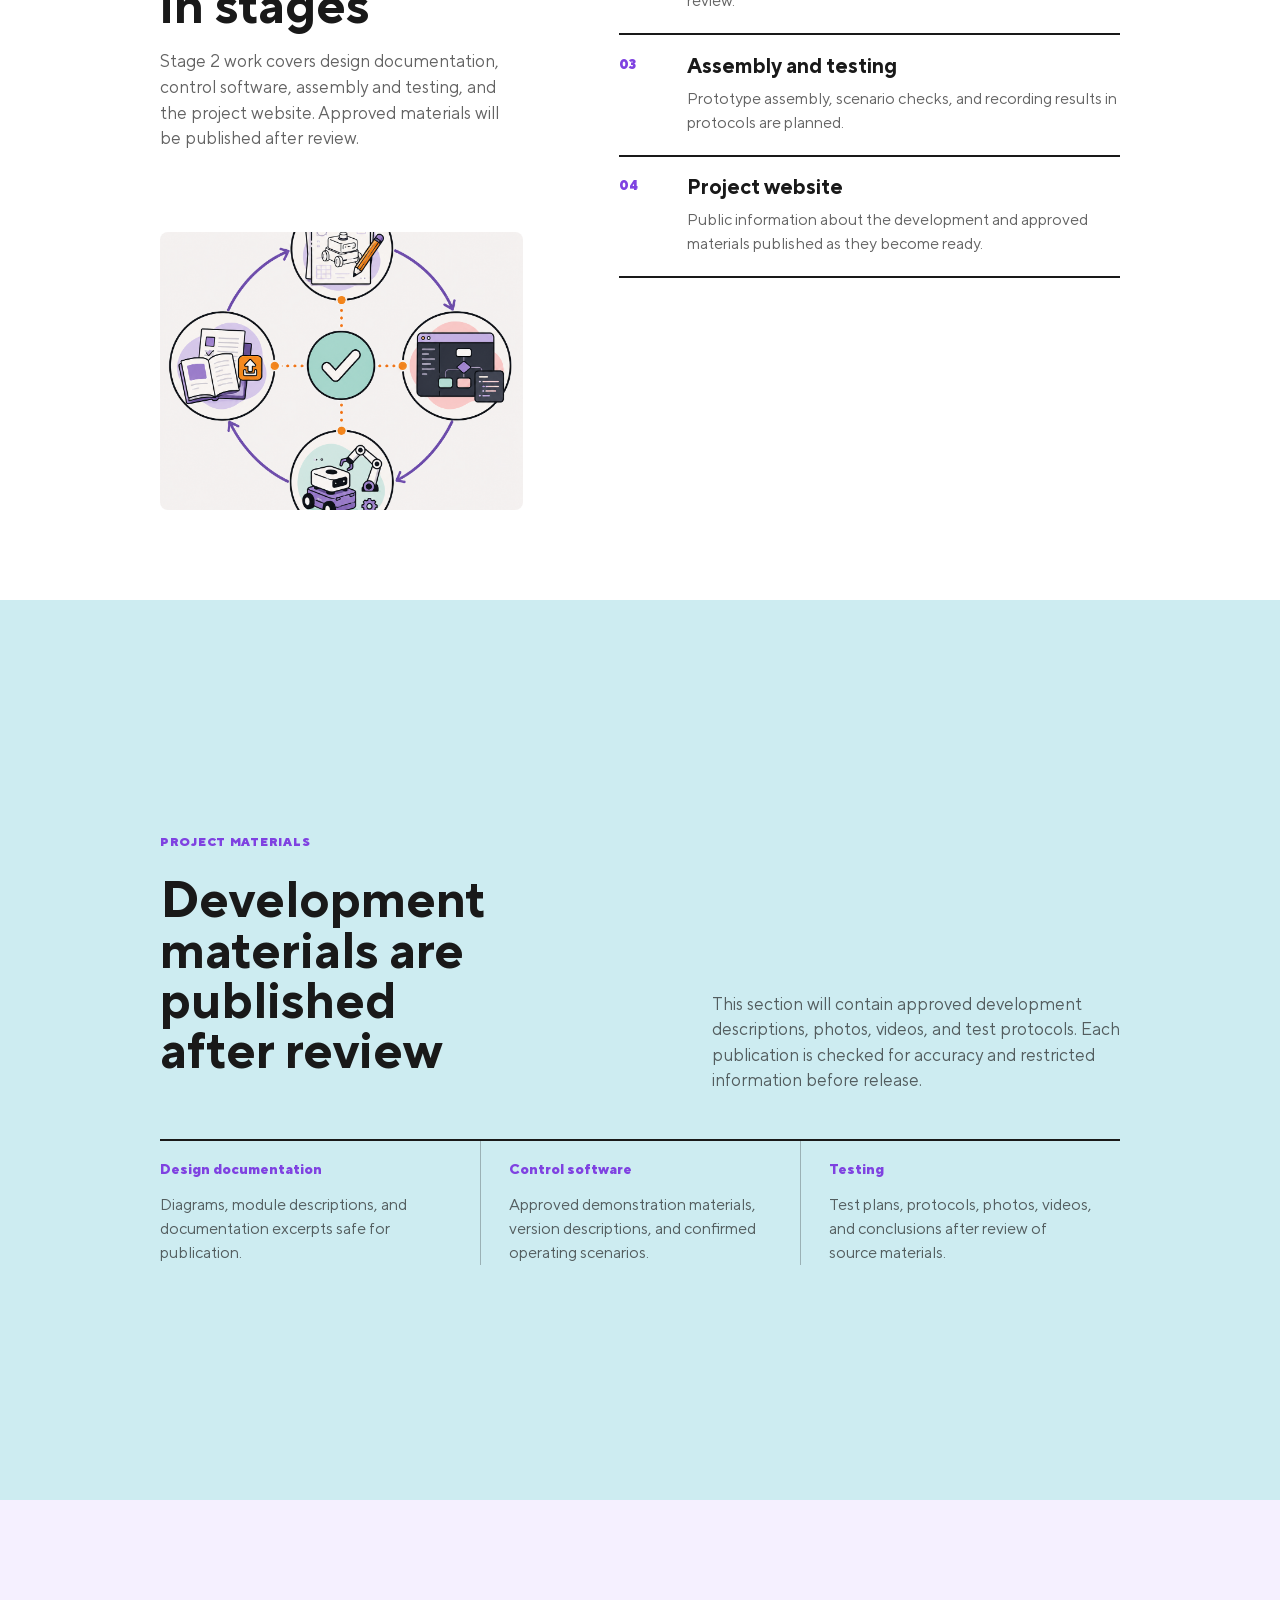
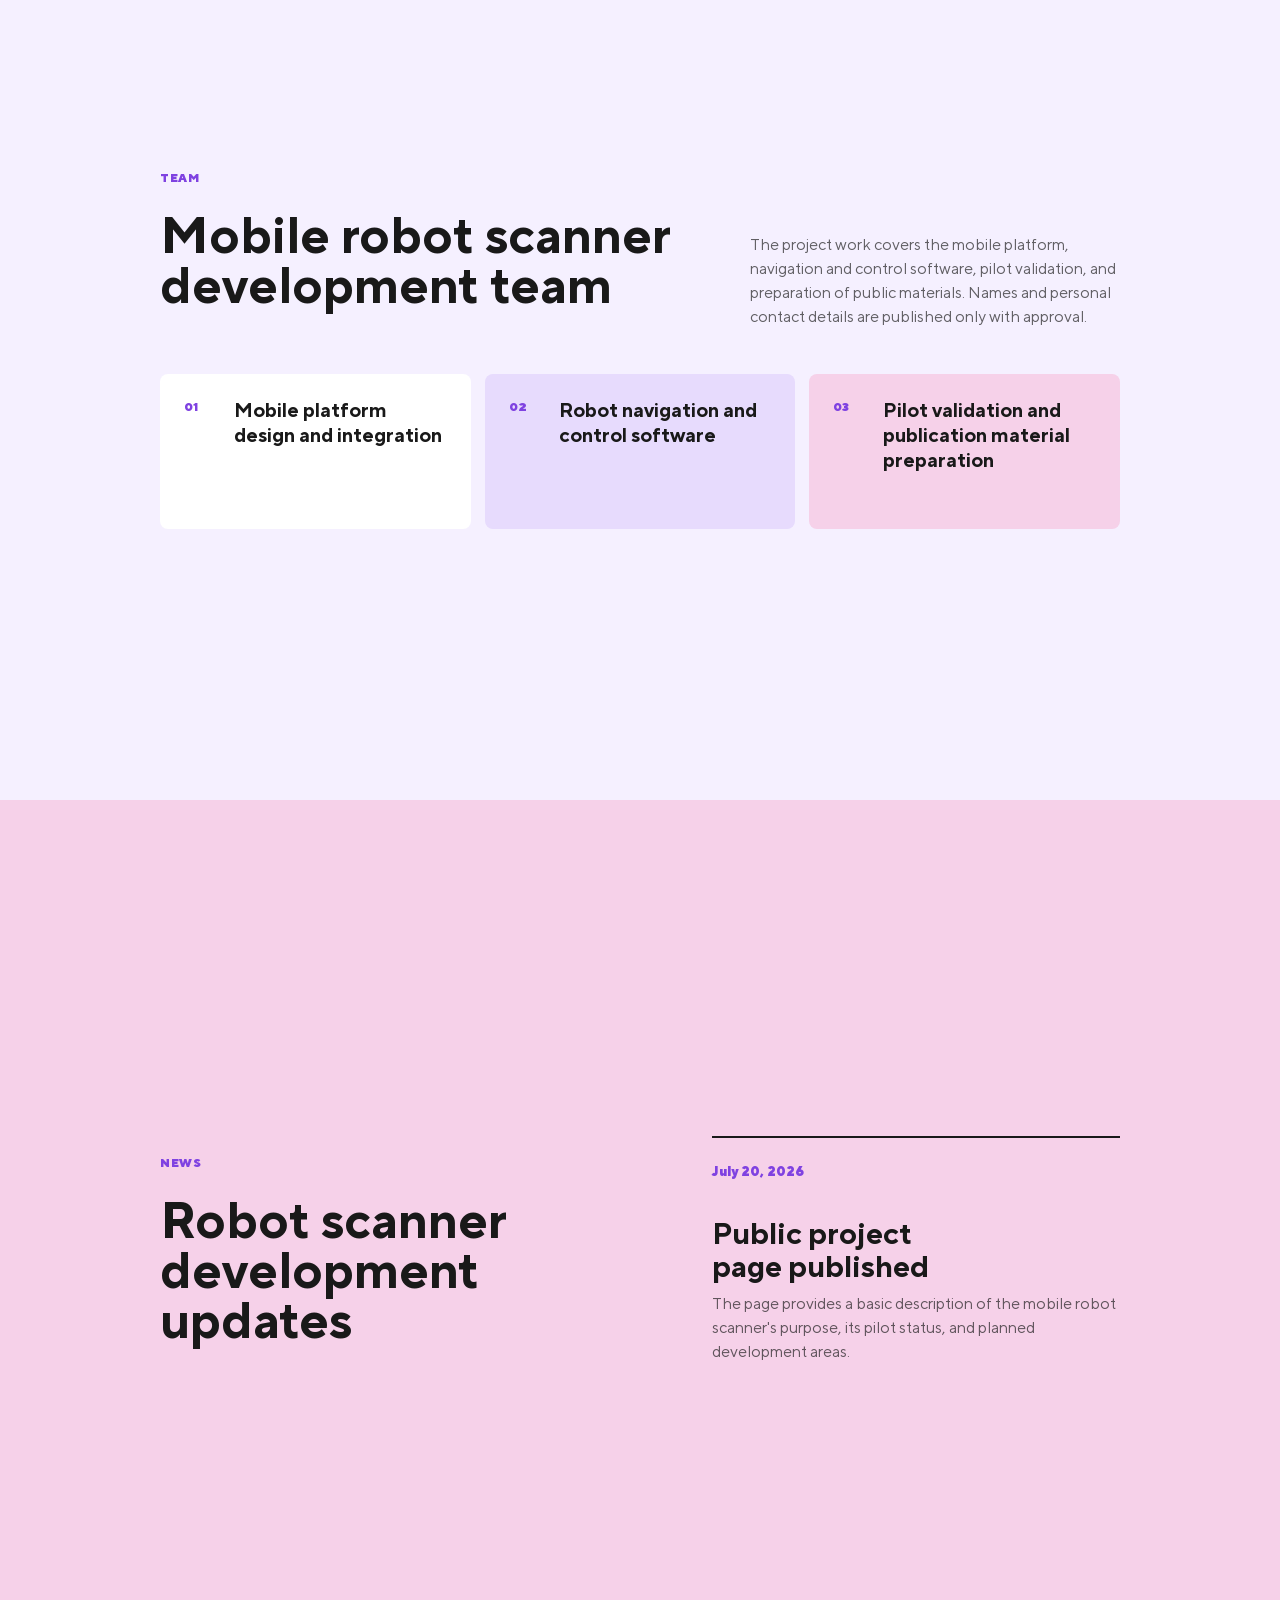
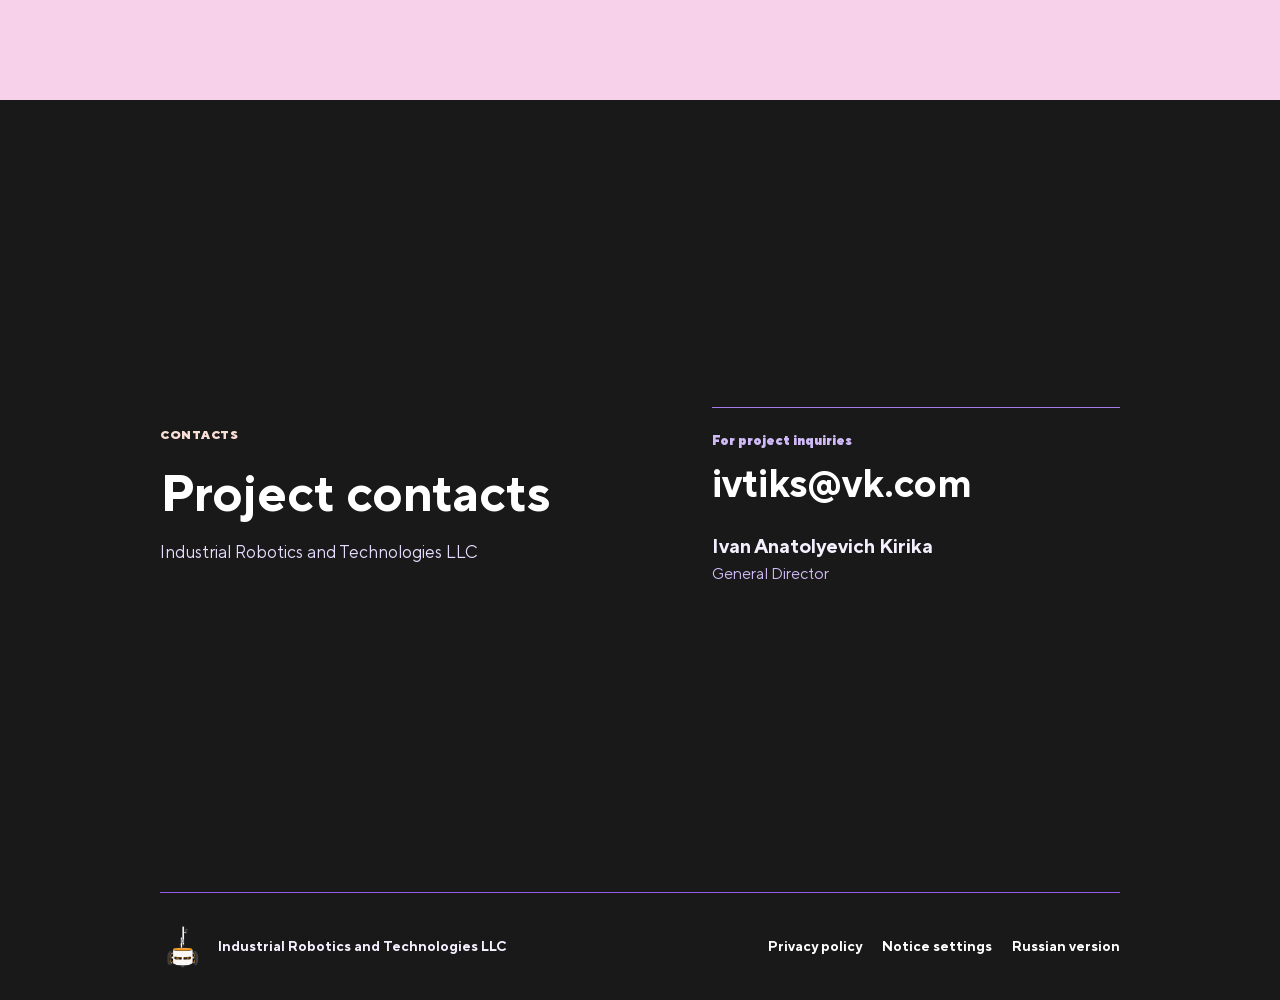
<file: en/index.html>
<!DOCTYPE html>
<html lang="en">
<head>
    <meta charset="UTF-8">
    <meta name="viewport" content="width=device-width, initial-scale=1">
    <meta name="description" content="Industrial Robotics and Technologies: a mobile robot scanner for checking price labels, barcodes, and QR codes in retail and warehouse environments. Project status: pilot stage.">
    <meta name="theme-color" content="#7F42E1">
    <link rel="canonical" href="https://xn------bddmhaezdazierahfhbfbeyi9cd9f6cvefh.xn--p1ai/en/">
    <link rel="alternate" hreflang="ru" href="https://xn------bddmhaezdazierahfhbfbeyi9cd9f6cvefh.xn--p1ai/">
    <link rel="alternate" hreflang="en" href="https://xn------bddmhaezdazierahfhbfbeyi9cd9f6cvefh.xn--p1ai/en/">
    <link rel="alternate" hreflang="x-default" href="https://xn------bddmhaezdazierahfhbfbeyi9cd9f6cvefh.xn--p1ai/">
    <meta property="og:type" content="website">
    <meta property="og:locale" content="en_US">
    <meta property="og:locale:alternate" content="ru_RU">
    <meta property="og:site_name" content="Industrial Robotics and Technologies">
    <meta property="og:url" content="https://xn------bddmhaezdazierahfhbfbeyi9cd9f6cvefh.xn--p1ai/en/">
    <meta property="og:title" content="Industrial Robotics and Technologies | Robot scanner for price label control">
    <meta property="og:description" content="Industrial Robotics and Technologies: a mobile robot scanner for checking price labels, barcodes, and QR codes. Project status: pilot stage.">
    <meta property="og:image" content="https://xn------bddmhaezdazierahfhbfbeyi9cd9f6cvefh.xn--p1ai/static/images/robot-platform-social-en-v01.png">
    <meta property="og:image:type" content="image/png">
    <meta property="og:image:width" content="1200">
    <meta property="og:image:height" content="630">
    <meta property="og:image:alt" content="Conceptual illustration of a mobile robot scanner for price label control">
    <meta name="twitter:card" content="summary_large_image">
    <meta name="twitter:title" content="Industrial Robotics and Technologies | Robot scanner for price label control">
    <meta name="twitter:description" content="Industrial Robotics and Technologies: a mobile robot scanner for checking price labels, barcodes, and QR codes. Project status: pilot stage.">
    <meta name="twitter:image" content="https://xn------bddmhaezdazierahfhbfbeyi9cd9f6cvefh.xn--p1ai/static/images/robot-platform-social-en-v01.png">
    <meta name="twitter:image:alt" content="Conceptual illustration of a mobile robot scanner for price label control">
    <title>Industrial Robotics and Technologies | Robot scanner for price label control</title>
    <script type="application/ld+json">
        {
            "@context": "https://schema.org",
            "@graph": [
                {
                    "@type": "Organization",
                    "@id": "https://xn------bddmhaezdazierahfhbfbeyi9cd9f6cvefh.xn--p1ai/#organization",
                    "name": "ООО «Промышленные роботы и технологии»",
                    "alternateName": [
                        "Промышленные роботы и технологии",
                        "Industrial Robotics and Technologies"
                    ],
                    "url": "https://xn------bddmhaezdazierahfhbfbeyi9cd9f6cvefh.xn--p1ai/",
                    "email": "ivtiks@vk.com",
                    "logo": "https://xn------bddmhaezdazierahfhbfbeyi9cd9f6cvefh.xn--p1ai/static/images/robot-brand-mark-v02.png"
                },
                {
                    "@type": "WebSite",
                    "@id": "https://xn------bddmhaezdazierahfhbfbeyi9cd9f6cvefh.xn--p1ai/en/#website",
                    "url": "https://xn------bddmhaezdazierahfhbfbeyi9cd9f6cvefh.xn--p1ai/en/",
                    "name": "Industrial Robotics and Technologies",
                    "inLanguage": "en",
                    "publisher": {
                        "@id": "https://xn------bddmhaezdazierahfhbfbeyi9cd9f6cvefh.xn--p1ai/#organization"
                    }
                }
            ]
        }
    </script>
    <link rel="icon" href="../static/images/robot-brand-mark-v02.png" type="image/png">
    <link rel="preload" as="image" href="../static/images/robot-platform-hero-illustration-v02.jpg" type="image/jpeg" fetchpriority="high">
    <link rel="stylesheet" href="../static/style.css?v=20260721-31">
    <script src="../static/site.js?v=20260721-20" defer></script>
</head>
<body id="top" class="landing-page">
    <nav class="route-navigation" data-route-navigation aria-label="Site section route">
        <svg class="route-track" data-route-track aria-hidden="true" viewBox="0 0 100 1000" preserveAspectRatio="none">
            <path class="route-track-base" data-route-path d="M50 24 C78 126 20 232 50 338 S79 500 48 610 S22 790 50 976" pathLength="100"></path>
            <path class="route-track-progress" data-route-progress d="M50 24 C78 126 20 232 50 338 S79 500 48 610 S22 790 50 976" pathLength="100"></path>
            <path class="route-track-active" data-route-active-segment d="M50 24 C78 126 20 232 50 338 S79 500 48 610 S22 790 50 976" pathLength="100"></path>
        </svg>
        <div class="route-stops">
            <a class="route-stop" data-route-stop href="#overview" aria-label="Overview"><span class="route-stop-symbol" aria-hidden="true">⊙</span><span class="route-stop-tooltip" aria-hidden="true">Overview</span></a>
            <a class="route-stop" data-route-stop href="#challenge" aria-label="Challenge"><span class="route-stop-symbol" aria-hidden="true">!</span><span class="route-stop-tooltip" aria-hidden="true">Challenge</span></a>
            <a class="route-stop" data-route-stop href="#scenarios" aria-label="Use cases"><span class="route-stop-symbol" aria-hidden="true">≡</span><span class="route-stop-tooltip" aria-hidden="true">Use cases</span></a>
            <a class="route-stop" data-route-stop href="#product" aria-label="Product"><span class="route-stop-symbol" aria-hidden="true">↝</span><span class="route-stop-tooltip" aria-hidden="true">Product</span></a>
            <a class="route-stop" data-route-stop href="#system" aria-label="System"><span class="route-stop-symbol" aria-hidden="true">◉</span><span class="route-stop-tooltip" aria-hidden="true">System</span></a>
            <a class="route-stop" data-route-stop href="#development" aria-label="Development"><span class="route-stop-symbol" aria-hidden="true">⌘</span><span class="route-stop-tooltip" aria-hidden="true">Development</span></a>
            <a class="route-stop" data-route-stop href="#materials" aria-label="Project materials"><span class="route-stop-symbol" aria-hidden="true">▤</span><span class="route-stop-tooltip" aria-hidden="true">Materials</span></a>
            <a class="route-stop" data-route-stop href="#team" aria-label="Team"><span class="route-stop-symbol" aria-hidden="true">◌</span><span class="route-stop-tooltip" aria-hidden="true">Team</span></a>
            <a class="route-stop" data-route-stop href="#updates" aria-label="Updates"><span class="route-stop-symbol" aria-hidden="true">↗</span><span class="route-stop-tooltip" aria-hidden="true">Updates</span></a>
            <a class="route-stop" data-route-stop href="#contacts" aria-label="Contacts"><span class="route-stop-symbol" aria-hidden="true">✓</span><span class="route-stop-tooltip" aria-hidden="true">Contacts</span></a>
        </div>
        <span class="route-robot" data-route-robot aria-hidden="true">
            <img src="../static/images/robot-brand-mark-v02.png" alt="">
        </span>
    </nav>

    <main>
        <section class="hero section" id="overview" data-route-section>
            <div class="hero-funding">
                <div class="container">
                    <div class="funding-strip">
                        <div class="support-logos">
                            <img class="fasie-logo" src="../static/images/fasie.svg" alt="Innovation Promotion Fund">
                            <img class="platform-logo" src="../static/images/platform-univertechpred.png" alt="University Technological Entrepreneurship Platform">
                        </div>
                        <p>
                            The project is implemented with the support of the Innovation Promotion Fund
                            under the Student Startup programme of the University Technological
                            Entrepreneurship Platform of the Technologies federal project.
                        </p>
                    </div>
                </div>
            </div>
            <div class="container hero-grid">
                <div class="hero-copy">
                    <p class="eyebrow">Product information control</p>
                    <div class="hero-title-row">
                        <h1>Robot scanner for price label control</h1>
                        <span class="pilot-status">Pilot stage</span>
                    </div>
                    <p class="hero-lead">
                        We are developing an autonomous mobile robot scanner for checking price
                        labels, barcodes, QR codes, and related product information in retail
                        and warehouse environments.
                    </p>
                    <a class="hero-cta" href="#product">
                        How it works
                        <span aria-hidden="true">→</span>
                    </a>
                    <ul class="hero-facts" aria-label="Project context">
                        <li>Price labels, barcodes, and QR codes</li>
                        <li>Retail and warehouse environments</li>
                        <li>Project status: pilot stage</li>
                    </ul>
                </div>

                <figure class="robot-concept">
                    <img src="../static/images/robot-platform-hero-illustration-v02.jpg" width="1254" height="1254" fetchpriority="high" loading="eager" decoding="async" alt="Conceptual illustration of a mobile robot scanner for price label control">
                    <figcaption>Conceptual visual of the platform. This is not an image of a finished product.</figcaption>
                </figure>
            </div>
        </section>

        <section class="problem-section section" id="challenge" data-route-section aria-labelledby="problem-title">
            <div class="container">
                <div class="section-intro">
                    <p class="eyebrow">Challenge</p>
                    <h2 id="problem-title">Manual price label checks require regular rounds</h2>
                    <p>
                        Price labels, barcodes, QR codes, and other product information require
                        regular comparison with actual shelf conditions. The project is aimed at
                        automating recurring control rounds and preparing data for further review.
                    </p>
                </div>
                <div class="problem-list">
                    <article class="problem-item">
                        <span class="item-number">01</span>
                        <h3>Manual rounds</h3>
                        <p>Checking price labels and product information requires repeatable rounds and takes staff time.</p>
                    </article>
                    <article class="problem-item">
                        <span class="item-number">02</span>
                        <h3>Checking labels and codes</h3>
                        <p>Price labels, barcodes, and QR codes need comparison with actual shelf conditions.</p>
                    </article>
                    <article class="problem-item">
                        <span class="item-number">03</span>
                        <h3>Control in different environments</h3>
                        <p>Retail floors and warehouse environments require routes and rules for recording visual information.</p>
                    </article>
                </div>
            </div>
        </section>

        <section class="scenarios-section section" id="scenarios" data-route-section aria-labelledby="scenarios-title">
            <div class="container">
                <div class="section-heading">
                    <div>
                        <p class="eyebrow">Use cases</p>
                        <h2 id="scenarios-title">Product information control in retail and warehouse environments</h2>
                    </div>
                    <p>The platform is intended for repeatable routes, collecting visual information, and preparing data for subsequent review.</p>
                </div>
                <div class="scenario-grid">
                    <article class="scenario-card">
                        <figure class="scenario-card-media">
                            <img src="../static/images/scenarios/retail-v02.png" alt="Concept illustration of the robot in a retail floor">
                        </figure>
                        <div class="scenario-card-copy">
                            <span>01</span>
                            <h3>Retail floor</h3>
                            <p>Checking price labels, barcodes, QR codes, and related product information on shelves.</p>
                        </div>
                    </article>
                    <article class="scenario-card">
                        <figure class="scenario-card-media">
                            <img src="../static/images/scenarios/warehouse-v02.png" alt="Concept illustration of the robot in a warehouse">
                        </figure>
                        <div class="scenario-card-copy">
                            <span>02</span>
                            <h3>Warehouse environment</h3>
                            <p>Checking labelling and related visual information in storage and picking areas.</p>
                        </div>
                    </article>
                    <article class="scenario-card">
                        <figure class="scenario-card-media">
                            <img src="../static/images/scenarios/pilot-v02.png" alt="Concept illustration of pilot-stage robot validation">
                        </figure>
                        <div class="scenario-card-copy">
                            <span>03</span>
                            <h3>Pilot validation</h3>
                            <p>Pilot-stage validation is planned to review how the mobile platform, navigation software, and visual module work together in conditions close to actual use.</p>
                        </div>
                    </article>
                </div>
            </div>
        </section>

        <section class="product-section section" id="product" data-route-section aria-labelledby="product-title">
            <div class="container product-layout">
                <div>
                    <p class="eyebrow eyebrow-light">Product</p>
                    <h2 id="product-title">A mobile platform for route-based price label checks</h2>
                </div>
                <div class="product-flow" aria-label="Planned operating principle">
                    <div class="flow-step">
                        <span>01</span>
                        <p>Route-based checks</p>
                    </div>
                    <div class="flow-step">
                        <span>02</span>
                        <p>Collecting information about price labels and codes</p>
                    </div>
                    <div class="flow-step">
                        <span>03</span>
                        <p>Preparing data for subsequent review</p>
                    </div>
                </div>
                <p class="product-note">
                    Functions and configuration are refined during development and pilot-stage validation.
                    Only agreed and verified materials are published on this website.
                </p>
                <div class="product-route-map" aria-hidden="true">
                    <span class="route-map-path"></span>
                    <span class="route-map-node route-map-node-start"></span>
                    <span class="route-map-node route-map-node-check"></span>
                    <span class="route-map-node route-map-node-result"></span>
                    <span class="route-map-scan"></span>
                    <img class="route-map-robot" src="../static/images/robot-brand-mark-v02.png" alt="">
                </div>
            </div>
        </section>

        <section class="technology-section section" id="system" data-route-section aria-labelledby="technology-title">
            <div class="container">
                <div class="section-heading">
                    <div>
                        <p class="eyebrow">System</p>
                        <h2 id="technology-title">Robot system: platform, navigation, and visual checks</h2>
                    </div>
                    <p>The system under development combines a mobile platform, route-control software, and tools for preparing visual information.</p>
                </div>
                <div class="technology-grid">
                    <article class="technology-card">
                        <figure class="technology-card-media">
                            <img src="../static/images/system/platform-v01.png" alt="Concept illustration of the robotic platform">
                        </figure>
                        <div class="technology-card-copy">
                            <span class="item-number">A</span>
                            <h3>Robotic platform</h3>
                            <p>A wheeled base and modules intended to move along a route in retail and warehouse environments.</p>
                        </div>
                    </article>
                    <article class="technology-card">
                        <figure class="technology-card-media">
                            <img src="../static/images/system/navigation-v01.png" alt="Concept illustration of the navigation layer">
                        </figure>
                        <div class="technology-card-copy">
                            <span class="item-number">B</span>
                            <h3>Navigation and route</h3>
                            <p>A software layer for planning routes and the sequence of operations in a working environment.</p>
                        </div>
                    </article>
                    <article class="technology-card">
                        <figure class="technology-card-media">
                            <img src="../static/images/system/vision-v01.png" alt="Concept illustration of visual control">
                        </figure>
                        <div class="technology-card-copy">
                            <span class="item-number">C</span>
                            <h3>Visual control</h3>
                            <p>Collecting and preparing visual information about price labels, barcodes, and QR codes.</p>
                        </div>
                    </article>
                </div>
            </div>
        </section>

        <section class="development-section section" id="development" data-route-section aria-labelledby="development-title">
            <div class="container development-layout">
                <div class="section-intro">
                    <p class="eyebrow">Development</p>
                    <h2 id="development-title">Mobile robot scanner development in stages</h2>
                    <p>
                        Stage 2 work covers design documentation, control software, assembly and
                        testing, and the project website. Approved materials will be published
                        after review.
                    </p>
                </div>
                <figure class="section-graphic development-graphic">
                    <img src="../static/images/development-cycle-illustration-v01.png" alt="Conceptual development cycle illustration">
                </figure>
                <ol class="development-list">
                    <li>
                        <span class="development-index">01</span>
                        <div>
                            <h3>Design documentation</h3>
                            <p>Designing the platform, module set, and documentation for the prototype.</p>
                        </div>
                    </li>
                    <li>
                        <span class="development-index">02</span>
                        <div>
                            <h3>Control and navigation software</h3>
                            <p>Developing route-control software and preparing data for review.</p>
                        </div>
                    </li>
                    <li>
                        <span class="development-index">03</span>
                        <div>
                            <h3>Assembly and testing</h3>
                            <p>Prototype assembly, scenario checks, and recording results in protocols are planned.</p>
                        </div>
                    </li>
                    <li>
                        <span class="development-index">04</span>
                        <div>
                            <h3>Project website</h3>
                            <p>Public information about the development and approved materials published as they become ready.</p>
                        </div>
                    </li>
                </ol>
            </div>
        </section>

        <section class="evidence-section section" id="materials" data-route-section aria-labelledby="evidence-title">
            <div class="container">
                <div class="evidence-layout">
                    <div>
                        <p class="eyebrow">Project materials</p>
                        <h2 id="evidence-title">Development materials are published after review</h2>
                    </div>
                    <p>
                        This section will contain approved development descriptions, photos, videos, and
                        test protocols. Each publication is checked for accuracy and restricted information
                        before release.
                    </p>
                </div>
                <div class="evidence-status" aria-label="Published material types">
                    <div class="evidence-status-item">
                        <span>Design documentation</span>
                        <p>Diagrams, module descriptions, and documentation excerpts safe for publication.</p>
                    </div>
                    <div class="evidence-status-item">
                        <span>Control software</span>
                        <p>Approved demonstration materials, version descriptions, and confirmed operating scenarios.</p>
                    </div>
                    <div class="evidence-status-item">
                        <span>Testing</span>
                        <p>Test plans, protocols, photos, videos, and conclusions after review of source materials.</p>
                    </div>
                </div>
            </div>
        </section>

        <section class="team-section section" id="team" data-route-section aria-labelledby="team-title">
            <div class="container">
                <div class="section-heading">
                    <div>
                        <p class="eyebrow">Team</p>
                        <h2 id="team-title">Mobile robot scanner development team</h2>
                    </div>
                    <p>
                        The project work covers the mobile platform, navigation and control software,
                        pilot validation, and preparation of public materials. Names and personal contact
                        details are published only with approval.
                    </p>
                </div>
                <div class="role-grid">
                    <div class="role-item">
                        <span>01</span>
                        <p>Mobile platform design and integration</p>
                    </div>
                    <div class="role-item">
                        <span>02</span>
                        <p>Robot navigation and control software</p>
                    </div>
                    <div class="role-item">
                        <span>03</span>
                        <p>Pilot validation and publication material preparation</p>
                    </div>
                </div>
            </div>
        </section>

        <section class="news-section section" id="updates" data-route-section aria-labelledby="news-title">
            <div class="container news-layout">
                <div>
                    <p class="eyebrow">News</p>
                    <h2 id="news-title">Robot scanner development updates</h2>
                </div>
                <article class="news-item">
                    <time datetime="2026-07-20">July 20, 2026</time>
                    <h3>Public project page published</h3>
                    <p>
                        The page provides a basic description of the mobile robot scanner's purpose,
                        its pilot status, and planned development areas.
                    </p>
                </article>
            </div>
        </section>

        <section class="contacts-section section" id="contacts" data-route-section aria-labelledby="contacts-title">
            <div class="container contacts-layout">
                <div>
                    <p class="eyebrow eyebrow-light">Contacts</p>
                    <h2 id="contacts-title">Project contacts</h2>
                    <p class="contacts-company">Industrial Robotics and Technologies LLC</p>
                </div>
                <address class="contact-details">
                    <span class="contact-label">For project inquiries</span>
                    <a class="contact-link" href="mailto:ivtiks@vk.com">ivtiks@vk.com</a>
                    <span class="contact-person">Ivan Anatolyevich Kirika</span>
                    <span class="contact-role">General Director</span>
                </address>
            </div>
        </section>
    </main>

    <footer class="site-footer">
        <div class="container footer-main">
            <div class="footer-brand">
                <img class="wordmark-mark" src="../static/images/robot-brand-mark-v02.png" alt="">
                <p>Industrial Robotics and Technologies LLC</p>
            </div>
            <div class="footer-links">
                <a href="privacy.html">Privacy policy</a>
                <button type="button" class="text-button" data-cookie-settings>Notice settings</button>
                <a href="../">Russian version</a>
            </div>
        </div>
    </footer>

    <aside class="cookie-notice" data-cookie-notice aria-label="Technical storage notice">
        <p>
            This website does not use analytics or data-collection forms. After closing this notice,
            a technical entry is stored in the browser's local storage so that it is not shown again.
        </p>
        <div class="cookie-actions">
            <a href="privacy.html">Learn more</a>
            <button type="button" data-cookie-accept>Understood</button>
        </div>
    </aside>
</body>
</html>
</file>
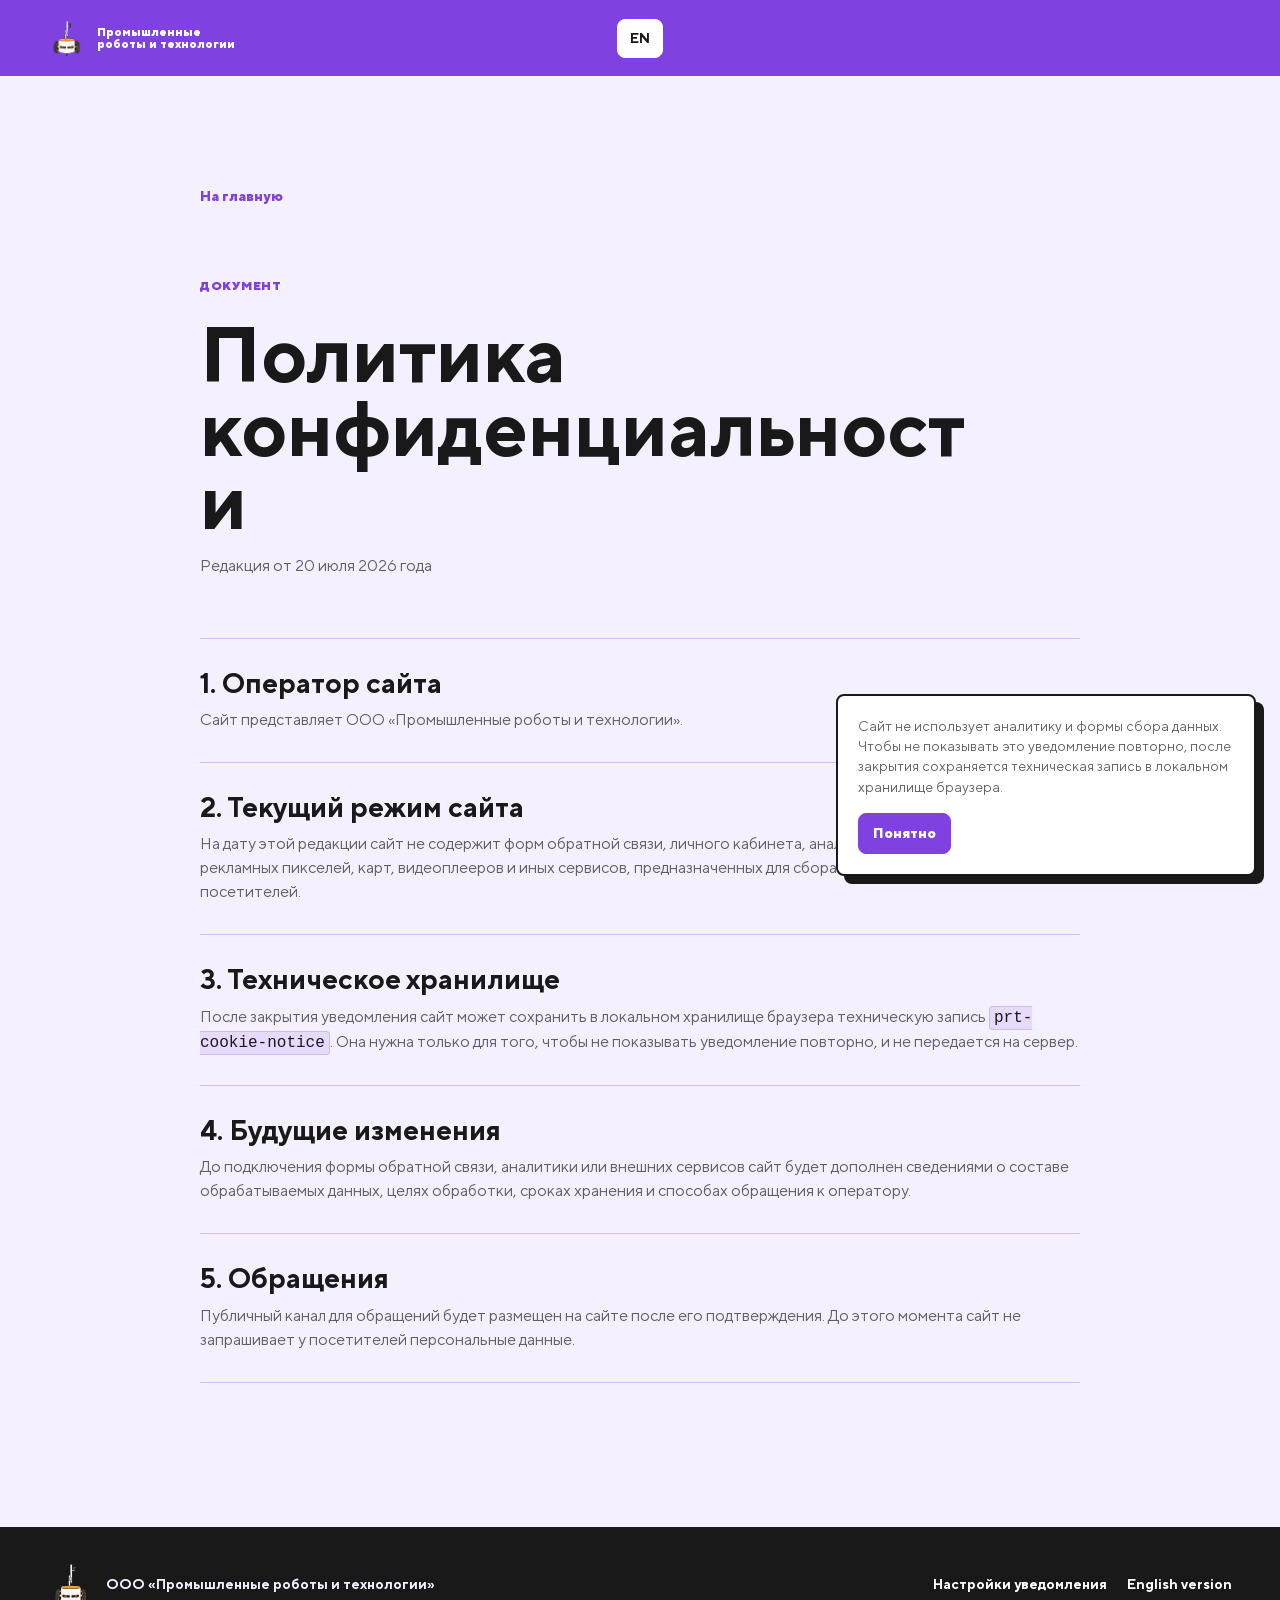
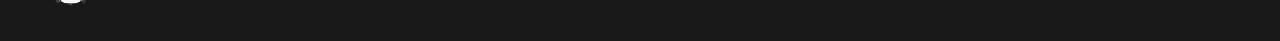
<file: privacy.html>
<!DOCTYPE html>
<html lang="ru">
<head>
    <meta charset="UTF-8">
    <meta name="viewport" content="width=device-width, initial-scale=1">
    <meta name="description" content="Политика конфиденциальности сайта ООО «Промышленные роботы и технологии».">
    <meta name="theme-color" content="#7F42E1">
    <title>Политика конфиденциальности | Промышленные роботы и технологии</title>
    <link rel="icon" href="static/images/robot-brand-mark-v02.png" type="image/png">
    <link rel="stylesheet" href="static/style.css?v=20260720-14">
    <script src="static/site.js" defer></script>
</head>
<body>
    <header class="site-header">
        <div class="container header-content">
            <a class="wordmark" href="./" aria-label="Промышленные роботы и технологии">
                <img class="wordmark-mark" src="static/images/robot-brand-mark-v02.png" alt="">
                <span class="wordmark-text">Промышленные<br>роботы и технологии</span>
            </a>
            <a class="language-link" href="en/privacy.html" lang="en">EN</a>
        </div>
    </header>

    <main class="policy-main">
        <div class="container policy-layout">
            <a class="back-link" href="./">На главную</a>
            <p class="eyebrow">Документ</p>
            <h1>Политика конфиденциальности</h1>
            <p class="policy-date">Редакция от 20 июля 2026 года</p>

            <section>
                <h2>1. Оператор сайта</h2>
                <p>Сайт представляет ООО «Промышленные роботы и технологии».</p>
            </section>
            <section>
                <h2>2. Текущий режим сайта</h2>
                <p>
                    На дату этой редакции сайт не содержит форм обратной связи, личного кабинета,
                    аналитических счетчиков, рекламных пикселей, карт, видеоплееров и иных
                    сервисов, предназначенных для сбора персональных данных посетителей.
                </p>
            </section>
            <section>
                <h2>3. Техническое хранилище</h2>
                <p>
                    После закрытия уведомления сайт может сохранить в локальном хранилище браузера
                    техническую запись <code>prt-cookie-notice</code>. Она нужна только для того,
                    чтобы не показывать уведомление повторно, и не передается на сервер.
                </p>
            </section>
            <section>
                <h2>4. Будущие изменения</h2>
                <p>
                    До подключения формы обратной связи, аналитики или внешних сервисов сайт будет
                    дополнен сведениями о составе обрабатываемых данных, целях обработки, сроках
                    хранения и способах обращения к оператору.
                </p>
            </section>
            <section>
                <h2>5. Обращения</h2>
                <p>
                    Публичный канал для обращений будет размещен на сайте после его подтверждения.
                    До этого момента сайт не запрашивает у посетителей персональные данные.
                </p>
            </section>
        </div>
    </main>

    <footer class="site-footer site-footer-compact">
        <div class="container footer-main">
            <div class="footer-brand">
                <img class="wordmark-mark" src="static/images/robot-brand-mark-v02.png" alt="">
                <p>ООО «Промышленные роботы и технологии»</p>
            </div>
            <div class="footer-links">
                <button type="button" class="text-button" data-cookie-settings>Настройки уведомления</button>
                <a href="en/privacy.html">English version</a>
            </div>
        </div>
    </footer>

    <aside class="cookie-notice" data-cookie-notice aria-label="Уведомление о техническом хранилище">
        <p>
            Сайт не использует аналитику и формы сбора данных. Чтобы не показывать это уведомление повторно,
            после закрытия сохраняется техническая запись в локальном хранилище браузера.
        </p>
        <div class="cookie-actions">
            <button type="button" data-cookie-accept>Понятно</button>
        </div>
    </aside>
</body>
</html>
</file>
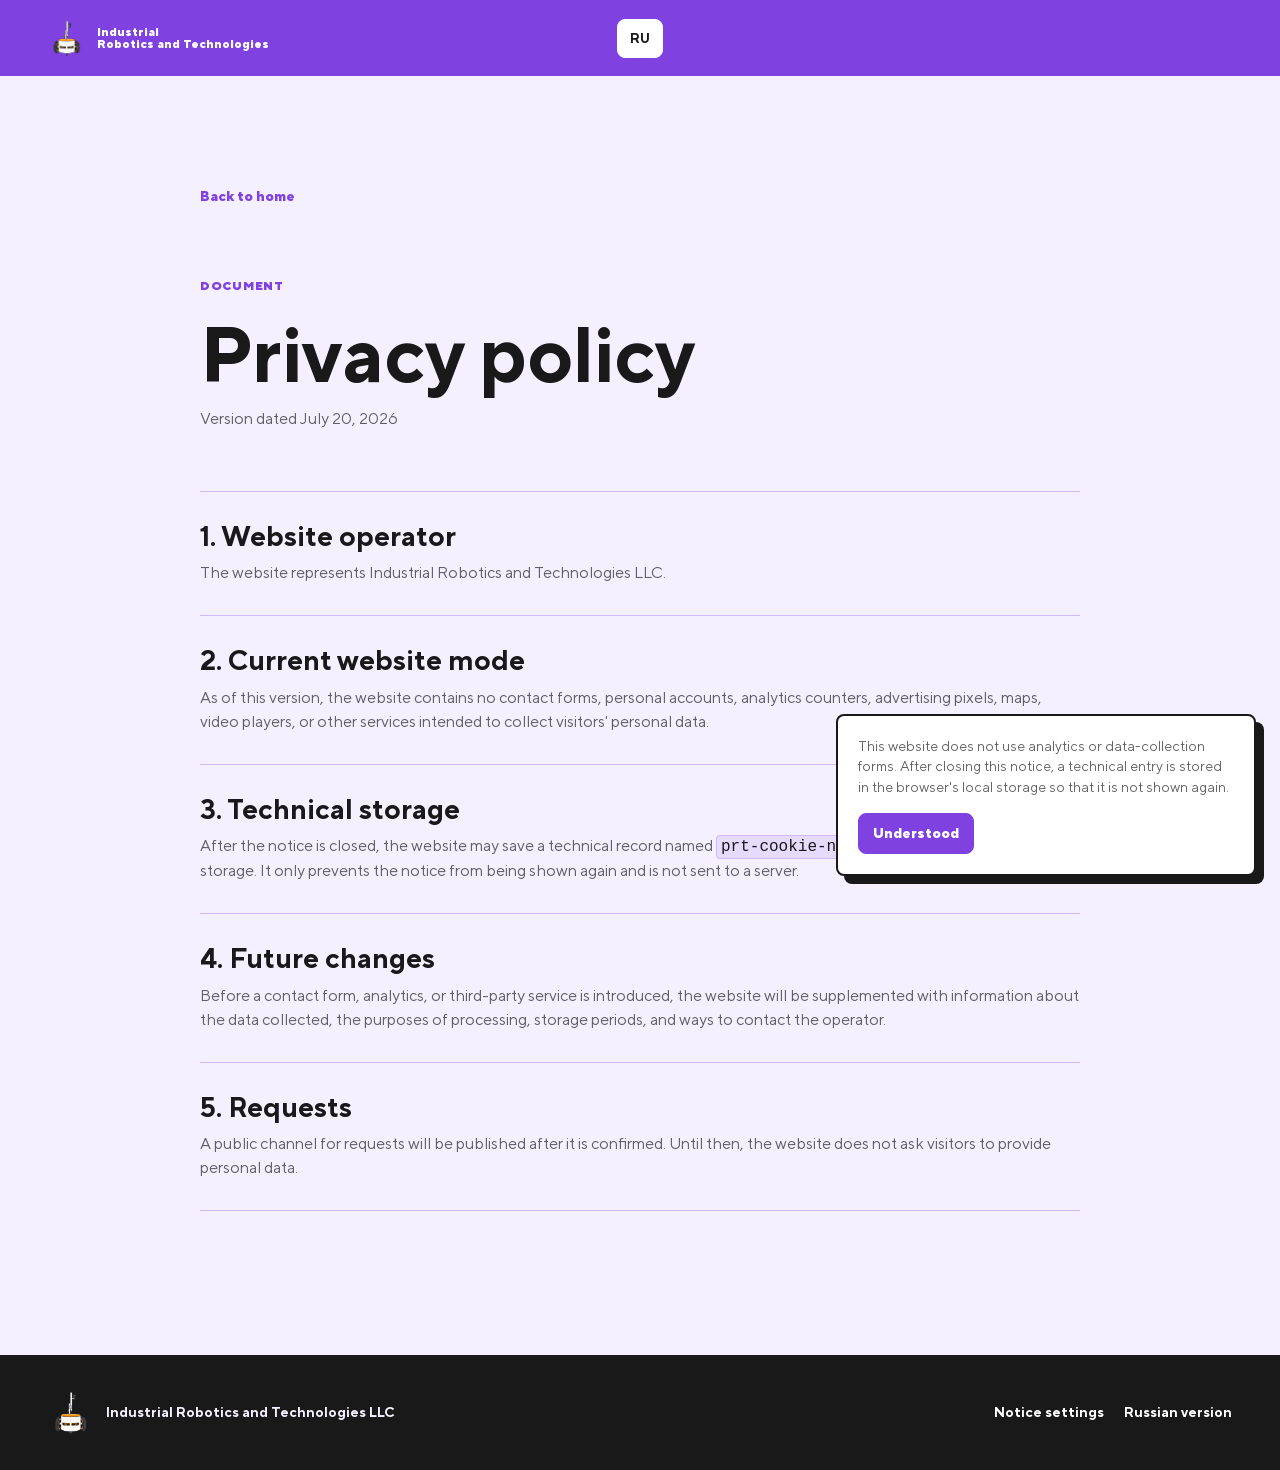
<file: en/privacy.html>
<!DOCTYPE html>
<html lang="en">
<head>
    <meta charset="UTF-8">
    <meta name="viewport" content="width=device-width, initial-scale=1">
    <meta name="description" content="Privacy policy of the Industrial Robotics and Technologies website.">
    <meta name="theme-color" content="#7F42E1">
    <title>Privacy policy | Industrial Robotics and Technologies</title>
    <link rel="icon" href="../static/images/robot-brand-mark-v02.png" type="image/png">
    <link rel="stylesheet" href="../static/style.css?v=20260720-14">
    <script src="../static/site.js" defer></script>
</head>
<body>
    <header class="site-header">
        <div class="container header-content">
            <a class="wordmark" href="./" aria-label="Industrial Robotics and Technologies">
                <img class="wordmark-mark" src="../static/images/robot-brand-mark-v02.png" alt="">
                <span class="wordmark-text">Industrial<br>Robotics and Technologies</span>
            </a>
            <a class="language-link" href="../privacy.html" lang="ru">RU</a>
        </div>
    </header>

    <main class="policy-main">
        <div class="container policy-layout">
            <a class="back-link" href="./">Back to home</a>
            <p class="eyebrow">Document</p>
            <h1>Privacy policy</h1>
            <p class="policy-date">Version dated July 20, 2026</p>

            <section>
                <h2>1. Website operator</h2>
                <p>The website represents Industrial Robotics and Technologies LLC.</p>
            </section>
            <section>
                <h2>2. Current website mode</h2>
                <p>
                    As of this version, the website contains no contact forms, personal accounts,
                    analytics counters, advertising pixels, maps, video players, or other services
                    intended to collect visitors' personal data.
                </p>
            </section>
            <section>
                <h2>3. Technical storage</h2>
                <p>
                    After the notice is closed, the website may save a technical record named
                    <code>prt-cookie-notice</code> in the browser's local storage. It only prevents
                    the notice from being shown again and is not sent to a server.
                </p>
            </section>
            <section>
                <h2>4. Future changes</h2>
                <p>
                    Before a contact form, analytics, or third-party service is introduced, the
                    website will be supplemented with information about the data collected, the
                    purposes of processing, storage periods, and ways to contact the operator.
                </p>
            </section>
            <section>
                <h2>5. Requests</h2>
                <p>
                    A public channel for requests will be published after it is confirmed. Until then,
                    the website does not ask visitors to provide personal data.
                </p>
            </section>
        </div>
    </main>

    <footer class="site-footer site-footer-compact">
        <div class="container footer-main">
            <div class="footer-brand">
                <img class="wordmark-mark" src="../static/images/robot-brand-mark-v02.png" alt="">
                <p>Industrial Robotics and Technologies LLC</p>
            </div>
            <div class="footer-links">
                <button type="button" class="text-button" data-cookie-settings>Notice settings</button>
                <a href="../privacy.html">Russian version</a>
            </div>
        </div>
    </footer>

    <aside class="cookie-notice" data-cookie-notice aria-label="Technical storage notice">
        <p>
            This website does not use analytics or data-collection forms. After closing this notice,
            a technical entry is stored in the browser's local storage so that it is not shown again.
        </p>
        <div class="cookie-actions">
            <button type="button" data-cookie-accept>Understood</button>
        </div>
    </aside>
</body>
</html>
</file>
<file: static/style.css>
@font-face {
    font-family: "TT Norms Pro";
    src: url("fonts/TTNormsPro-Regular.woff2") format("woff2");
    font-weight: 400;
    font-style: normal;
    font-display: swap;
}

@font-face {
    font-family: "TT Norms Pro";
    src: url("fonts/TTNormsPro-Medium.woff2") format("woff2");
    font-weight: 500;
    font-style: normal;
    font-display: swap;
}

@font-face {
    font-family: "TT Norms Pro";
    src: url("fonts/TTNormsPro-Bold.woff2") format("woff2");
    font-weight: 700;
    font-style: normal;
    font-display: swap;
}

@font-face {
    font-family: "TT Norms Pro";
    src: url("fonts/TTNormsPro-ExtraBold.woff2") format("woff2");
    font-weight: 800;
    font-style: normal;
    font-display: swap;
}

@font-face {
    font-family: "TT Norms Pro";
    src: url("fonts/TTNormsPro-Black.woff2") format("woff2");
    font-weight: 900;
    font-style: normal;
    font-display: swap;
}

:root {
    --purple-7: #7f42e1;
    --purple-6: #915de6;
    --purple-5: #a57bec;
    --purple-4: #ba9af1;
    --purple-3: #d0baf7;
    --purple-2: #e7dbfd;
    --purple-1: #f5f0ff;
    --amaranth-light: #f6d1e9;
    --teal-light: #cdecf1;
    --orange-light: #f9ded6;
    --black: #191919;
    --white: #ffffff;
    --font-sans: "TT Norms Pro", "TT Norms", Inter, Arial, sans-serif;
    --font-script: "Tochka Script", "TT Norms Pro", "TT Norms", Inter, Arial, sans-serif;
    --violet: var(--purple-7);
    --violet-dark: var(--purple-7);
    --violet-deep: var(--black);
    --violet-soft: var(--purple-2);
    --pink: var(--amaranth-light);
    --orange: var(--orange-light);
    --mint: var(--teal-light);
    --canvas: var(--purple-1);
    --surface: var(--white);
    --ink: var(--black);
    --muted: rgb(25 25 25 / 68%);
    --line: var(--purple-3);
    --white-muted: var(--purple-2);
}

* {
    box-sizing: border-box;
}

html {
    scroll-behavior: smooth;
}

body {
    min-width: 320px;
    margin: 0;
    background: var(--canvas);
    color: var(--ink);
    font-family: var(--font-sans);
    font-size: 16px;
    line-height: 1.5;
}

button,
a {
    font: inherit;
}

button {
    cursor: pointer;
}

a {
    color: inherit;
}

img {
    display: block;
    max-width: 100%;
}

:focus-visible {
    outline: 3px solid var(--orange);
    outline-offset: 3px;
}

.container {
    width: min(1380px, calc(100% - 96px));
    margin: 0 auto;
}

.section {
    padding: 142px 0;
}

.site-header {
    position: sticky;
    top: 0;
    z-index: 10;
    background: var(--violet);
    color: var(--white);
}

.header-content {
    display: grid;
    grid-template-columns: minmax(230px, 1fr) auto minmax(70px, 1fr);
    min-height: 76px;
    align-items: center;
    gap: 30px;
}

.wordmark {
    display: inline-flex;
    width: max-content;
    align-items: center;
    gap: 11px;
    color: inherit;
    text-decoration: none;
}

.wordmark-mark {
    display: block;
    width: 38px;
    height: 38px;
    flex: 0 0 auto;
    object-fit: contain;
    object-position: center;
}

.wordmark-text {
    font-size: 12px;
    font-weight: 780;
    line-height: 1.04;
}

.main-nav {
    display: flex;
    align-items: center;
    justify-content: center;
    gap: 25px;
}

.main-nav a,
.language-link,
.footer-links a,
.text-button {
    color: inherit;
    font-size: 14px;
    font-weight: 680;
    text-decoration: none;
}

.main-nav a {
    color: var(--purple-1);
}

.main-nav a:hover,
.language-link:hover,
.footer-links a:hover,
.text-button:hover {
    color: var(--white);
    text-decoration: underline;
    text-underline-offset: 4px;
}

.language-link {
    justify-self: end;
    border: 1px solid var(--white);
    border-radius: 8px;
    padding: 8px 12px;
    color: var(--black);
    background: var(--white);
}

.language-link:hover {
    color: var(--black);
    background: var(--violet-soft);
    text-decoration: none;
}

h1,
h2,
h3,
p {
    margin-top: 0;
}

h1,
h2,
h3 {
    letter-spacing: 0;
    text-wrap: balance;
}

h1 {
    max-width: 850px;
    margin-bottom: 28px;
    font-size: clamp(58px, 6.1vw, 102px);
    font-weight: 680;
    line-height: 0.94;
}

h2 {
    max-width: 860px;
    margin-bottom: 27px;
    font-size: clamp(45px, 4.4vw, 76px);
    font-weight: 680;
    line-height: 0.98;
}

h3 {
    margin-bottom: 14px;
    font-size: 26px;
    font-weight: 700;
    line-height: 1.08;
}

.eyebrow {
    margin: 0 0 24px;
    color: var(--violet);
    font-size: 12px;
    font-weight: 820;
    letter-spacing: 0.06em;
    line-height: 1.2;
    text-transform: uppercase;
}

.eyebrow-light {
    color: var(--orange);
}

.hero {
    position: relative;
    overflow: hidden;
    padding: 0;
    background: var(--violet);
    color: var(--white);
}

.hero::after {
    display: none;
}

.hero-grid {
    display: grid;
    grid-template-columns: minmax(0, 0.9fr) minmax(470px, 1.1fr);
    align-items: end;
    gap: 48px;
    min-height: 690px;
    position: relative;
    z-index: 1;
}

.hero-copy {
    position: relative;
    z-index: 1;
    padding: 94px 0 108px;
}

.hero .eyebrow {
    color: var(--white);
}

.hero-title-row {
    display: block;
}

.pilot-status {
    display: inline-block;
    margin: 0 0 26px;
    border: 1px solid var(--purple-3);
    border-radius: 8px;
    padding: 7px 12px;
    color: var(--white);
    font-family: var(--font-script);
    font-size: 18px;
    font-weight: 700;
    line-height: 0.9;
}

.hero-lead {
    max-width: 615px;
    margin-bottom: 30px;
    color: var(--purple-1);
    font-size: 21px;
    line-height: 1.45;
}

.hero-cta {
    display: inline-flex;
    min-height: 56px;
    align-items: center;
    justify-content: center;
    gap: 24px;
    border: 1px solid var(--white);
    border-radius: 8px;
    padding: 12px 22px;
    background: var(--white);
    color: var(--ink);
    font-size: 16px;
    font-weight: 760;
    text-decoration: none;
}

.hero-cta:hover {
    background: var(--orange);
    border-color: var(--orange);
}

.hero-cta span {
    font-size: 23px;
    line-height: 1;
}

.hero-facts {
    display: flex;
    flex-wrap: wrap;
    gap: 9px 20px;
    max-width: 610px;
    margin: 30px 0 0;
    padding: 0;
    color: var(--purple-2);
    font-size: 14px;
    list-style: none;
}

.hero-facts li {
    display: inline-flex;
    align-items: center;
    gap: 8px;
}

.hero-facts li::before {
    width: 7px;
    height: 7px;
    border-radius: 50%;
    background: var(--orange);
    content: "";
}

.robot-concept {
    position: relative;
    display: flex;
    min-height: 620px;
    margin: 0;
    align-items: stretch;
    overflow: hidden;
    border-radius: 8px 8px 0 0;
    padding: 34px 28px 36px;
    background: var(--purple-1);
}

.robot-concept > img {
    width: 100%;
    height: 100%;
    min-height: 0;
    object-fit: contain;
    object-position: center bottom;
}

.robot-stage {
    position: absolute;
    right: -46px;
    bottom: 0;
    left: -24px;
    min-height: 650px;
    overflow: hidden;
}

.robot-stage::before {
    position: absolute;
    top: 88px;
    right: 0;
    width: 220px;
    height: 220px;
    border: 2px solid var(--purple-3);
    border-radius: 50%;
    content: "";
}

.robot-stage::after {
    position: absolute;
    top: 145px;
    right: 72px;
    width: 75px;
    height: 75px;
    border: 2px solid var(--white);
    border-radius: 50%;
    box-shadow: 118px 94px 0 -18px var(--orange);
    content: "";
}

.stage-grid {
    position: absolute;
    right: 0;
    bottom: 0;
    left: 64px;
    height: 206px;
    border-top: 2px solid var(--purple-3);
    transform: skewY(-7deg);
    transform-origin: bottom left;
}

.stage-grid::before,
.stage-grid::after {
    position: absolute;
    background: var(--purple-3);
    content: "";
}

.stage-grid::before {
    top: 0;
    bottom: -65px;
    left: 34%;
    width: 2px;
}

.stage-grid::after {
    right: 0;
    bottom: 74px;
    left: 0;
    height: 2px;
}

.robot-sensor {
    position: absolute;
    top: 127px;
    left: 52%;
    width: 116px;
    height: 62px;
    transform: translateX(-50%) rotate(-3deg);
    border: 5px solid var(--ink);
    border-radius: 23px 23px 11px 11px;
    background: var(--white);
}

.robot-sensor::after {
    position: absolute;
    top: 17px;
    right: 19px;
    width: 18px;
    height: 18px;
    border: 3px solid var(--ink);
    border-radius: 50%;
    background: var(--orange);
    content: "";
}

.robot-mast {
    position: absolute;
    top: 180px;
    left: calc(52% - 9px);
    width: 18px;
    height: 190px;
    transform: rotate(-3deg);
    border: 3px solid var(--ink);
    border-top: 0;
    background: var(--pink);
}

.robot-body {
    position: absolute;
    top: 357px;
    left: 52%;
    display: flex;
    width: 342px;
    height: 164px;
    align-items: center;
    justify-content: center;
    gap: 16px;
    transform: translateX(-50%) rotate(-3deg);
    border: 6px solid var(--ink);
    border-radius: 38px 38px 20px 20px;
    background: var(--white);
}

.robot-panel {
    width: 48px;
    height: 64px;
    border: 4px solid var(--ink);
    border-radius: 8px;
    background: var(--violet-dark);
}

.robot-panel:nth-child(2) {
    background: var(--orange);
}

.robot-bumper {
    position: absolute;
    top: 514px;
    left: 52%;
    width: 398px;
    height: 27px;
    transform: translateX(-50%) rotate(-3deg);
    border: 5px solid var(--ink);
    border-radius: 18px;
    background: var(--mint);
}

.robot-wheel {
    position: absolute;
    top: 541px;
    width: 82px;
    height: 82px;
    border: 7px solid var(--ink);
    border-radius: 50%;
    background: var(--white);
}

.robot-wheel::after {
    position: absolute;
    inset: 21px;
    border: 5px solid var(--ink);
    border-radius: 50%;
    background: var(--orange);
    content: "";
}

.robot-wheel-left {
    left: calc(52% - 170px);
}

.robot-wheel-right {
    right: calc(48% - 170px);
}

.stage-label {
    position: absolute;
    max-width: 160px;
    color: var(--purple-1);
    font-size: 13px;
    font-weight: 700;
    line-height: 1.25;
}

.stage-label-top {
    top: 58px;
    left: 58px;
}

.stage-label-bottom {
    right: 8px;
    bottom: 70px;
    color: var(--orange);
    text-align: right;
}

.robot-concept figcaption {
    position: absolute;
    right: 0;
    bottom: 0;
    left: 0;
    display: grid;
    gap: 3px;
    margin: 0;
    padding: 12px 18px 13px;
    border-top: 1px solid rgb(255 255 255 / 34%);
    background: rgb(255 255 255 / 94%);
    color: var(--ink);
    line-height: 1.32;
}

.concept-caption-title {
    font-size: 12px;
    font-weight: 700;
}

.concept-caption-note {
    color: var(--muted);
    font-size: 11px;
}

.problem-section {
    background: var(--surface);
}

.section-intro {
    max-width: 890px;
}

.section-intro > p:last-child {
    max-width: 730px;
    margin-bottom: 0;
    color: var(--muted);
    font-size: 20px;
    line-height: 1.48;
}

.problem-list,
.technology-grid,
.role-grid {
    display: grid;
    grid-template-columns: repeat(3, minmax(0, 1fr));
    gap: 16px;
    margin-top: 78px;
}

.problem-item,
.technology-card {
    min-height: 320px;
    border-radius: 8px;
    padding: 26px;
    background: var(--violet-soft);
}

.problem-item:nth-child(2) {
    background: var(--pink);
}

.problem-item:nth-child(3) {
    background: var(--mint);
}

.item-number {
    display: block;
    margin-bottom: 94px;
    color: var(--violet-dark);
    font-size: 13px;
    font-weight: 820;
}

.problem-item p,
.technology-card p,
.section-heading > p,
.news-item p {
    margin-bottom: 0;
    color: var(--muted);
}

.scenarios-section {
    background: var(--white);
}

.scenario-grid {
    display: grid;
    grid-template-columns: repeat(3, minmax(0, 1fr));
    gap: 16px;
    margin-top: 64px;
}

.section-graphic {
    margin: 0;
    overflow: hidden;
    border-radius: 8px;
}

.section-graphic img {
    display: block;
    width: 100%;
    height: auto;
}

.scenario-graphic {
    margin-top: 58px;
}

.scenario-graphic + .scenario-grid {
    margin-top: 28px;
}

.scenario-card {
    min-height: 300px;
    border-top: 2px solid var(--ink);
    padding: 24px 24px 0 0;
}

.scenario-card + .scenario-card {
    border-left: 1px solid var(--line);
    padding-left: 24px;
}

.scenario-card span {
    display: block;
    margin-bottom: 82px;
    color: var(--violet);
    font-size: 13px;
    font-weight: 820;
}

.scenario-card p {
    max-width: 340px;
    margin-bottom: 0;
    color: var(--muted);
}

.product-section,
.contacts-section {
    background: var(--violet-deep);
    color: var(--white);
}

.product-layout {
    display: grid;
    grid-template-columns: minmax(0, 0.9fr) minmax(0, 1.1fr);
    gap: 110px;
}

.product-layout h2,
.contacts-layout h2 {
    margin-bottom: 0;
}

.product-flow {
    border-top: 1px solid var(--purple-5);
}

.flow-step {
    display: grid;
    grid-template-columns: 62px 1fr;
    gap: 20px;
    align-items: start;
    border-bottom: 1px solid var(--purple-5);
    padding: 27px 0;
}

.flow-step span {
    color: var(--orange);
    font-size: 13px;
    font-weight: 800;
}

.flow-step p,
.product-note {
    margin: 0;
    color: var(--purple-1);
    font-size: 20px;
    line-height: 1.44;
}

.product-note {
    grid-column: 2;
    max-width: 610px;
    border-top: 1px solid var(--purple-5);
    padding-top: 25px;
    color: var(--purple-3);
    font-size: 15px;
    line-height: 1.5;
}

.product-route-map {
    position: relative;
    display: block;
    min-height: 260px;
    overflow: hidden;
    border: 1px solid var(--purple-5);
    border-radius: 8px;
    background: var(--black);
}

.route-map-path {
    position: absolute;
    top: 52%;
    right: 14%;
    left: 14%;
    border-top: 3px dotted var(--orange);
}

.route-map-node {
    position: absolute;
    top: calc(52% - 14px);
    width: 28px;
    height: 28px;
    border: 3px solid var(--purple-3);
    border-radius: 50%;
    background: var(--black);
}

.route-map-node-start {
    left: 14%;
    border-color: var(--orange);
    background: var(--orange);
}

.route-map-node-check {
    left: calc(50% - 14px);
    background: var(--mint);
}

.route-map-node-result {
    right: 14%;
    background: var(--purple-4);
}

.route-map-robot {
    position: absolute;
    z-index: 1;
    top: calc(52% - 52px);
    left: calc(50% - 26px);
    width: 52px;
    height: 52px;
    object-fit: contain;
}

.route-map-scan {
    position: absolute;
    top: calc(52% - 64px);
    left: calc(50% - 64px);
    width: 128px;
    height: 128px;
    border: 1px solid var(--teal-light);
    border-radius: 50%;
    opacity: 0.58;
}
}

.technology-section {
    background: var(--orange);
}

.section-heading {
    display: flex;
    align-items: end;
    justify-content: space-between;
    gap: 48px;
}

.section-heading h2 {
    margin-bottom: 0;
}

.section-heading > p {
    max-width: 370px;
}

.technology-grid {
    margin-top: 62px;
}

.technology-graphic {
    margin-top: 58px;
    border: 1px solid rgb(25 25 25 / 26%);
}

.technology-graphic + .technology-grid {
    margin-top: 28px;
}

.technology-card {
    min-height: 310px;
    background: var(--white);
}

.technology-card:nth-child(2) {
    background: var(--mint);
}

.technology-card:nth-child(3) {
    background: var(--pink);
}

.technology-card .item-number {
    color: var(--violet);
}

.development-section {
    background: var(--surface);
}

.development-layout {
    display: grid;
    grid-template-columns: minmax(0, 0.84fr) minmax(0, 1.16fr);
    gap: 120px;
}

.development-graphic {
    grid-column: 1;
    width: min(100%, 480px);
    margin-top: -42px;
}

.development-list {
    grid-column: 2;
    grid-row: 1 / span 2;
    margin: 0;
    padding: 0;
    list-style: none;
}

.development-list li {
    display: grid;
    grid-template-columns: 72px 1fr;
    gap: 26px;
    border-top: 2px solid var(--ink);
    padding: 30px 0;
}

.development-list li:last-child {
    border-bottom: 2px solid var(--ink);
}

.development-index {
    color: var(--violet);
    font-size: 13px;
    font-weight: 820;
}

.development-list h3 {
    margin-bottom: 8px;
}

.development-list p {
    max-width: 560px;
    margin-bottom: 0;
    color: var(--muted);
}

.development-current h3,
.development-current .development-index {
    color: var(--violet);
}

.evidence-section {
    padding-top: 112px;
    padding-bottom: 112px;
    background: var(--mint);
}

.evidence-layout,
.contacts-layout,
.news-layout {
    display: grid;
    grid-template-columns: minmax(0, 1fr) minmax(0, 0.88fr);
    gap: 100px;
    align-items: end;
}

.evidence-layout h2,
.contacts-layout h2 {
    margin-bottom: 0;
}

.evidence-layout > p {
    margin-bottom: 0;
    color: var(--muted);
    font-size: 20px;
    line-height: 1.48;
}

.evidence-section .eyebrow {
    color: var(--violet-dark);
}

.evidence-status {
    display: grid;
    grid-template-columns: repeat(3, minmax(0, 1fr));
    gap: 0;
    margin-top: 78px;
    border-top: 2px solid var(--ink);
}

.evidence-status-item {
    min-height: 160px;
    padding: 24px 28px 0 0;
}

.evidence-status-item + .evidence-status-item {
    border-left: 1px solid rgb(25 25 25 / 28%);
    padding-left: 28px;
}

.evidence-status-item span {
    display: block;
    margin-bottom: 13px;
    color: var(--violet-dark);
    font-size: 14px;
    font-weight: 800;
}

.evidence-status-item p {
    max-width: 330px;
    margin-bottom: 0;
    color: var(--muted);
}

.team-section {
    background: var(--canvas);
}

.role-grid {
    margin-top: 62px;
}

.role-item {
    display: grid;
    min-height: 155px;
    grid-template-columns: 34px 1fr;
    gap: 16px;
    border-radius: 8px;
    padding: 24px;
    background: var(--white);
}

.role-item:nth-child(2) {
    background: var(--violet-soft);
}

.role-item:nth-child(3) {
    background: var(--pink);
}

.role-item span {
    color: var(--violet);
    font-size: 12px;
    font-weight: 820;
}

.role-item p {
    margin-bottom: 0;
    font-size: 20px;
    font-weight: 680;
    line-height: 1.24;
}

.news-section {
    background: var(--pink);
}

.news-item {
    border-top: 2px solid var(--ink);
    padding-top: 24px;
}

.news-item time {
    display: block;
    margin-bottom: 48px;
    color: var(--violet-dark);
    font-size: 13px;
    font-weight: 820;
}

.news-item h3 {
    font-size: 34px;
}

.contacts-layout {
    align-items: center;
}

.contacts-company {
    max-width: 460px;
    margin: 24px 0 0;
    color: var(--purple-2);
    font-size: 20px;
    line-height: 1.3;
}

.contact-details {
    max-width: 520px;
    margin: 0;
    border-top: 1px solid var(--purple-5);
    padding-top: 28px;
    font-style: normal;
}

.contact-label,
.contact-person,
.contact-role {
    display: block;
}

.contact-label {
    margin-bottom: 14px;
    color: var(--purple-3);
    font-size: 13px;
    font-weight: 820;
}

.contact-link {
    display: inline-block;
    margin-bottom: 34px;
    color: var(--white);
    font-size: clamp(34px, 3.4vw, 56px);
    font-weight: 700;
    line-height: 0.96;
    text-decoration: none;
}

.contact-link:hover {
    color: var(--orange);
}

.contact-link:focus-visible {
    outline: 2px solid var(--orange);
    outline-offset: 6px;
}

.contact-person {
    color: var(--purple-1);
    font-size: 20px;
    font-weight: 600;
    line-height: 1.3;
}

.contact-role {
    margin-top: 5px;
    color: var(--purple-3);
    font-size: 16px;
    line-height: 1.3;
}

.site-footer {
    background: var(--black);
    color: var(--white);
}

.footer-main {
    display: flex;
    align-items: center;
    justify-content: space-between;
    gap: 32px;
    border-bottom: 1px solid var(--purple-6);
    padding: 35px 0;
}

.footer-brand {
    display: flex;
    align-items: center;
    gap: 12px;
}

.footer-brand p {
    margin: 0;
    color: var(--purple-1);
    font-size: 14px;
    font-weight: 700;
}

.footer-brand .wordmark-mark {
    width: 46px;
    height: 46px;
}

.footer-links {
    display: flex;
    flex-wrap: wrap;
    justify-content: end;
    gap: 20px;
}

.text-button {
    border: 0;
    padding: 0;
    background: transparent;
}

.hero {
    position: relative;
}

.hero-funding {
    position: absolute;
    z-index: 4;
    top: 18px;
    right: 0;
    left: 0;
}

.funding-strip {
    display: grid;
    grid-template-columns: auto minmax(0, 680px);
    align-items: center;
    justify-content: space-between;
    gap: 28px;
    border: 1px solid var(--purple-4);
    border-radius: 8px;
    padding: 9px 14px;
    background: rgb(255 255 255 / 94%);
}

.support-logos {
    display: flex;
    align-items: center;
    gap: 10px;
}

.fasie-logo {
    width: 86px;
    background: var(--white);
}

.platform-logo {
    width: 56px;
    height: 40px;
    object-fit: contain;
}

.funding-strip p {
    margin: 0;
    color: var(--muted);
    font-size: 11px;
    font-weight: 600;
    line-height: 1.35;
}

.cookie-notice {
    position: fixed;
    z-index: 20;
    right: 24px;
    bottom: 24px;
    width: min(420px, calc(100% - 48px));
    border: 2px solid var(--ink);
    border-radius: 8px;
    padding: 20px;
    background: var(--white);
    color: var(--ink);
    box-shadow: 8px 8px 0 var(--ink);
}

.cookie-notice[hidden] {
    display: none;
}

.cookie-notice p {
    margin-bottom: 16px;
    color: var(--muted);
    font-size: 14px;
    line-height: 1.45;
}

.cookie-actions {
    display: flex;
    align-items: center;
    justify-content: space-between;
    gap: 16px;
}

.cookie-actions a {
    color: var(--violet-dark);
    font-size: 14px;
    font-weight: 750;
}

.cookie-actions button {
    border: 1px solid var(--violet);
    border-radius: 8px;
    padding: 9px 14px;
    background: var(--violet);
    color: var(--white);
    font-size: 14px;
    font-weight: 800;
}

.policy-main {
    min-height: calc(100vh - 76px);
    padding: 108px 0 144px;
    background: var(--canvas);
}

.policy-layout {
    max-width: 880px;
}

.back-link {
    display: inline-block;
    margin-bottom: 72px;
    color: var(--violet-dark);
    font-size: 14px;
    font-weight: 750;
    text-decoration: none;
}

.policy-layout h1 {
    max-width: 780px;
    margin-bottom: 16px;
    hyphens: auto;
    overflow-wrap: anywhere;
}

.policy-date {
    margin-bottom: 60px;
    color: var(--muted);
}

.policy-layout section {
    border-top: 1px solid var(--line);
    padding: 30px 0;
}

.policy-layout section:last-child {
    border-bottom: 1px solid var(--line);
}

.policy-layout section h2 {
    margin-bottom: 12px;
    font-size: 28px;
}

.policy-layout section p {
    margin-bottom: 0;
    color: var(--muted);
}

.policy-layout code {
    border: 1px solid var(--line);
    border-radius: 4px;
    padding: 2px 4px;
    color: var(--ink);
    background: var(--violet-soft);
}

.site-footer-compact .footer-main {
    border-bottom: 0;
}

@media (max-width: 1100px) {
    .container {
        width: min(100% - 64px, 1380px);
    }

    .header-content {
        grid-template-columns: minmax(200px, 1fr) auto minmax(58px, 1fr);
        gap: 20px;
    }

    .main-nav {
        gap: 17px;
    }

    .hero-grid {
        grid-template-columns: minmax(0, 0.98fr) minmax(400px, 0.82fr);
        gap: 0;
    }

    .product-layout,
    .development-layout,
    .evidence-layout,
    .contacts-layout,
    .news-layout {
        gap: 72px;
    }

    .robot-stage {
        right: -92px;
        left: -70px;
    }
}

@media (max-width: 960px) {
    .container {
        width: min(100% - 40px, 1380px);
    }

    .section {
        padding: 96px 0;
    }

    .header-content {
        grid-template-columns: 1fr auto;
        min-height: 72px;
        gap: 16px;
    }

    .main-nav {
        grid-column: 1 / -1;
        grid-row: 2;
        justify-content: flex-start;
        gap: 22px;
        min-height: 42px;
        overflow-x: auto;
        padding-bottom: 12px;
        white-space: nowrap;
    }

    .language-link {
        grid-column: 2;
        grid-row: 1;
    }

    .hero {
        padding-top: 0;
    }

    .hero::after {
        display: none;
    }

    .hero-grid,
    .development-layout,
    .product-layout,
    .evidence-layout,
    .contacts-layout,
    .news-layout {
        grid-template-columns: 1fr;
        gap: 56px;
    }

    .development-graphic,
    .development-list {
        grid-column: auto;
        grid-row: auto;
    }

    .development-graphic {
        width: min(100%, 560px);
        margin-top: -28px;
    }

    .hero-grid {
        min-height: 0;
        gap: 32px;
    }

    .hero-copy {
        padding: 76px 0 0;
    }

    .robot-concept {
        min-height: 505px;
        padding: 22px 18px 28px;
    }

    .robot-stage {
        right: -22px;
        bottom: 0;
        left: -22px;
        min-height: 505px;
        transform: scale(0.78);
        transform-origin: bottom center;
    }

    .robot-concept figcaption {
        right: 0;
        bottom: 0;
        left: 0;
    }

    .problem-list,
    .technology-grid,
    .role-grid,
    .scenario-grid,
    .evidence-status {
        grid-template-columns: 1fr;
        gap: 12px;
        margin-top: 48px;
    }

    .problem-item,
    .technology-card {
        min-height: 220px;
    }

    .item-number {
        margin-bottom: 48px;
    }

    .scenario-card {
        min-height: 0;
        padding: 24px 0;
    }

    .scenario-card + .scenario-card {
        border-top: 1px solid var(--line);
        border-left: 0;
        padding-left: 0;
    }

    .scenario-card span {
        margin-bottom: 32px;
    }

    .evidence-status {
        gap: 0;
    }

    .evidence-status-item {
        min-height: 0;
        padding: 22px 0;
    }

    .evidence-status-item + .evidence-status-item {
        border-top: 1px solid rgb(25 25 25 / 28%);
        border-left: 0;
        padding-left: 0;
    }

    .section-heading {
        display: block;
    }

    .section-heading > p {
        margin-top: 22px;
    }

    .product-note {
        grid-column: auto;
    }

    .funding-strip {
        grid-template-columns: auto minmax(0, 1fr);
        gap: 14px;
    }
}

@media (max-width: 560px) {
    .container {
        width: min(100% - 32px, 1380px);
    }

    h1 {
        font-size: 51px;
    }

    h2 {
        font-size: 42px;
    }

    h3 {
        font-size: 24px;
    }

    .funding-strip {
        grid-template-columns: 1fr;
        gap: 6px;
        padding: 8px 10px;
    }

    .funding-strip p {
        font-size: 10px;
    }

    .hero-lead,
    .section-intro > p:last-child,
    .flow-step p,
    .evidence-layout > p {
        font-size: 18px;
    }

    .contacts-company {
        font-size: 18px;
    }

    .contact-link {
        font-size: clamp(30px, 9vw, 42px);
    }

    .contact-person {
        font-size: 18px;
    }

    .hero-facts {
        display: grid;
        gap: 8px;
    }

    .robot-concept {
        min-height: 420px;
    }

    .robot-stage {
        right: -115px;
        left: -115px;
        transform: scale(0.62);
    }

    .stage-label {
        font-size: 12px;
    }

    .development-list li {
        grid-template-columns: 48px 1fr;
        gap: 16px;
    }

    .footer-main {
        display: block;
    }

    .footer-links {
        justify-content: flex-start;
        margin-top: 20px;
    }

    .support-logos {
        align-items: flex-start;
        flex-direction: column;
    }

    .cookie-notice {
        right: 16px;
        bottom: 16px;
        width: calc(100% - 32px);
    }

    .policy-main {
        padding: 72px 0 96px;
    }

    .back-link {
        margin-bottom: 52px;
    }
}

html:has(body.landing-page) {
    scroll-snap-type: y mandatory;
    scroll-padding-top: 0;
}

body.landing-page .section,
body.landing-page .site-footer {
    scroll-snap-align: start;
    scroll-snap-stop: always;
}

.route-navigation {
    --route-robot-x: 30px;
    --route-robot-y: 0px;
    position: fixed;
    z-index: 15;
    top: 50%;
    left: 0;
    width: 156px;
    height: min(480px, calc(100svh - 160px));
    transform: translateY(-50%);
    pointer-events: none;
}

.route-track {
    position: absolute;
    top: 8px;
    bottom: 8px;
    left: 0;
    width: 60px;
    height: calc(100% - 16px);
    overflow: visible;
}

.route-track path {
    fill: none;
    stroke-linecap: round;
    stroke-linejoin: round;
}

.route-track-base {
    stroke: var(--purple-3);
    stroke-width: 5;
}

.route-track-progress {
    stroke: var(--mint);
    stroke-width: 5;
    stroke-dasharray: 0 100;
}

.route-track-active {
    stroke: var(--orange);
    stroke-width: 6;
    stroke-dasharray: 8 92;
    stroke-dashoffset: 100;
}

.route-stops {
    position: relative;
    z-index: 1;
    display: flex;
    width: 60px;
    height: 100%;
    flex-direction: column;
    align-items: center;
    justify-content: space-between;
}

.route-stop {
    position: relative;
    display: grid;
    width: 30px;
    height: 30px;
    color: var(--ink);
    text-decoration: none;
    transform: translateX(var(--route-stop-offset, 0px));
    transition: transform 180ms ease;
    place-items: center;
    pointer-events: auto;
}

.route-stop-symbol {
    display: grid;
    width: 24px;
    height: 24px;
    border: 2px solid var(--ink);
    border-radius: 50%;
    background: var(--white);
    color: var(--ink);
    font-size: 12px;
    font-weight: 800;
    line-height: 1;
    transition: transform 180ms ease, background 180ms ease, color 180ms ease;
    place-items: center;
}

.route-stop-tooltip {
    position: absolute;
    left: calc(100% + 10px);
    width: max-content;
    max-width: 94px;
    border: 1px solid var(--ink);
    border-radius: 6px;
    padding: 5px 8px;
    background: var(--white);
    color: var(--ink);
    font-size: 11px;
    font-weight: 720;
    line-height: 1.1;
    opacity: 0;
    pointer-events: none;
    transform: translateX(-4px) scale(0.96);
    transform-origin: left center;
    transition: opacity 160ms ease, transform 160ms ease;
}

.route-stop:hover .route-stop-symbol,
.route-stop:focus-visible .route-stop-symbol {
    background: var(--purple-2);
    transform: scale(1.08);
}

.route-stop:hover .route-stop-tooltip,
.route-stop:focus-visible .route-stop-tooltip {
    opacity: 1;
    transform: translateX(0) scale(1);
}

.route-stop:focus-visible {
    outline: 0;
}

.route-stop:focus-visible::before {
    position: absolute;
    inset: -3px;
    border: 2px solid var(--orange);
    border-radius: 50%;
    content: "";
}

.route-stop.is-passed .route-stop-symbol {
    background: var(--mint);
}

.route-stop.is-active .route-stop-symbol {
    background: var(--orange);
    transform: scale(1.12);
}

.route-stop.is-active .route-stop-tooltip {
    border-color: var(--orange);
}

.route-robot {
    position: absolute;
    z-index: 3;
    top: var(--route-robot-y);
    left: var(--route-robot-x);
    width: 30px;
    height: 30px;
    transform: translate(-50%, -50%);
    pointer-events: none;
}

.route-robot img {
    position: relative;
    z-index: 1;
    width: 100%;
    height: 100%;
    object-fit: contain;
}

@media (min-width: 961px) {
    body.landing-page {
        --landing-footer-height: 108px;
    }

    body.landing-page .container {
        width: min(1280px, calc(100% - 320px));
    }

    body.landing-page .section {
        display: flex;
        height: 100svh;
        min-height: 100svh;
        max-height: 100svh;
        align-items: center;
        padding: clamp(30px, 5.6svh, 64px) 0;
        overflow: clip;
    }

    body.landing-page .contacts-section {
        height: calc(100svh - var(--landing-footer-height));
        min-height: calc(100svh - var(--landing-footer-height));
        max-height: calc(100svh - var(--landing-footer-height));
    }

    body.landing-page .site-footer {
        height: var(--landing-footer-height);
        min-height: var(--landing-footer-height);
        max-height: var(--landing-footer-height);
        scroll-snap-align: none;
        scroll-snap-stop: normal;
    }

    body.landing-page .site-footer .footer-main {
        height: 100%;
        box-sizing: border-box;
        border-top: 1px solid var(--purple-6);
        border-bottom: 0;
        padding: 0;
    }

    body.landing-page h1 {
        margin-bottom: 20px;
        font-size: clamp(52px, 5.7vw, 92px);
    }

    body.landing-page h2 {
        margin-bottom: 20px;
        font-size: clamp(40px, 4vw, 68px);
    }

    body.landing-page h3 {
        margin-bottom: 9px;
        font-size: clamp(20px, 1.65vw, 25px);
    }

    body.landing-page .hero {
        display: block;
        padding: 0;
    }

    body.landing-page .hero-grid {
        grid-template-columns: minmax(0, 0.92fr) minmax(320px, 1.08fr);
        min-height: 100svh;
        height: 100svh;
        gap: clamp(24px, 4vw, 56px);
        align-items: center;
        padding-top: 68px;
    }

    body.landing-page .hero-copy {
        padding: 0;
    }

    body.landing-page .hero-lead {
        margin-bottom: 24px;
        font-size: clamp(17px, 1.4vw, 20px);
    }

    body.landing-page .hero-facts {
        margin-top: 22px;
    }

    body.landing-page .robot-concept {
        min-height: 0;
        height: clamp(420px, 72svh, 640px);
        padding: 22px 22px 32px;
    }

    body.landing-page .section-intro > p:last-child,
    body.landing-page .flow-step p,
    body.landing-page .evidence-layout > p {
        font-size: clamp(16px, 1.35vw, 19px);
    }

    body.landing-page .contacts-company {
        font-size: clamp(16px, 1.35vw, 19px);
    }

    body.landing-page .contact-details {
        padding-top: clamp(20px, 2.5svh, 28px);
    }

    body.landing-page .contact-link {
        margin-bottom: clamp(24px, 3.4svh, 34px);
        font-size: clamp(32px, 3.1vw, 52px);
    }

    body.landing-page .problem-list,
    body.landing-page .technology-grid,
    body.landing-page .role-grid {
        gap: 14px;
        margin-top: clamp(28px, 5svh, 58px);
    }

    body.landing-page .problem-item,
    body.landing-page .technology-card {
        min-height: 0;
        padding: clamp(18px, 2.2vw, 26px);
    }

    body.landing-page .item-number {
        margin-bottom: clamp(30px, 5svh, 66px);
    }

    body.landing-page .scenario-graphic,
    body.landing-page .technology-graphic {
        width: min(540px, 44vw);
        height: auto;
        aspect-ratio: 1672 / 941;
        margin-top: clamp(24px, 4svh, 44px);
        margin-right: 0;
        margin-left: auto;
    }

    body.landing-page .section-graphic img {
        height: 100%;
        object-fit: cover;
    }

    body.landing-page .scenario-graphic + .scenario-grid,
    body.landing-page .technology-graphic + .technology-grid {
        margin-top: clamp(14px, 2.5svh, 24px);
    }

    body.landing-page .scenario-grid {
        gap: 14px;
        margin-top: clamp(30px, 5svh, 54px);
    }

    body.landing-page .scenario-card {
        min-height: 0;
        padding-top: 16px;
    }

    body.landing-page .scenario-card span {
        margin-bottom: clamp(22px, 4svh, 50px);
    }

    body.landing-page .product-layout {
        grid-template-columns: minmax(0, 0.9fr) minmax(0, 1.1fr);
        grid-template-rows: auto 1fr;
        gap: 28px clamp(46px, 7vw, 100px);
    }

    body.landing-page .product-flow {
        align-self: start;
    }

    body.landing-page .flow-step {
        grid-template-columns: 46px 1fr;
        gap: 16px;
        padding: clamp(12px, 2svh, 20px) 0;
    }

    body.landing-page .product-note {
        align-self: end;
        grid-column: 2;
        padding-top: 16px;
    }

    body.landing-page .product-route-map {
        align-self: end;
        grid-column: 1;
        grid-row: 2;
        height: clamp(174px, 28svh, 270px);
        min-height: 0;
        margin: 0;
    }

    body.landing-page .development-layout {
        gap: clamp(44px, 8vw, 96px);
    }

    body.landing-page .development-graphic {
        height: clamp(170px, 31svh, 278px);
        margin-top: -16px;
    }

    body.landing-page .development-list li {
        grid-template-columns: 52px 1fr;
        gap: 16px;
        padding: clamp(12px, 2.2svh, 22px) 0;
    }

    body.landing-page .evidence-section {
        padding-top: clamp(30px, 5.6svh, 64px);
        padding-bottom: clamp(30px, 5.6svh, 64px);
    }

    body.landing-page .evidence-layout,
    body.landing-page .contacts-layout,
    body.landing-page .news-layout {
        gap: clamp(44px, 7vw, 88px);
    }

    body.landing-page .evidence-status {
        margin-top: clamp(34px, 5svh, 58px);
    }

    body.landing-page .evidence-status-item {
        min-height: 0;
        padding-top: 18px;
    }

    body.landing-page .news-item time {
        margin-bottom: clamp(20px, 4svh, 42px);
    }

    body.landing-page .news-item h3 {
        font-size: clamp(26px, 2.4vw, 34px);
    }
}

@media (max-width: 960px) {
    .route-navigation {
        left: 4px;
        width: 34px;
        height: min(344px, 52svh);
    }

    .route-track {
        top: 6px;
        bottom: 6px;
        width: 34px;
        height: calc(100% - 12px);
    }

    .route-stops {
        width: 34px;
    }

    .route-stop {
        width: 28px;
        height: 28px;
    }

    .route-stop-symbol {
        width: 18px;
        height: 18px;
        border-width: 1px;
        font-size: 9px;
    }

    .route-stop-tooltip {
        display: none;
    }

    .route-robot {
        width: 22px;
        height: 22px;
    }

    body.landing-page .section {
        min-height: 100svh;
        padding: 72px 0;
    }

    body.landing-page .container {
        width: min(100% - 96px, 1380px);
    }

    body.landing-page .hero {
        padding: 0 0 48px;
    }

    body.landing-page .hero-grid {
        min-height: 100svh;
        padding-top: 174px;
    }

    body.landing-page .hero-copy {
        padding-top: 0;
    }

    body.landing-page .product-route-map {
        min-height: 220px;
    }
}

.scenario-card {
    display: block;
    min-height: 0;
    overflow: visible;
    border: 0;
    border-radius: 0;
    padding: 0;
    background: transparent;
}

body.landing-page .scenario-card {
    min-height: 0;
    border: 0;
    border-radius: 0;
    padding: 0;
    background: transparent;
}

.scenario-card + .scenario-card {
    border-left: 1px solid var(--line);
    padding-left: 16px;
}

.scenario-card-media {
    height: auto;
    margin: 0;
    overflow: hidden;
    border-radius: 8px;
    background: var(--purple-1);
    aspect-ratio: 520 / 340;
}

.scenario-card-media img {
    display: block;
    width: 100%;
    height: 100%;
    object-fit: contain;
}

.scenario-card-copy {
    min-width: 0;
    border-top: 2px solid var(--ink);
    padding: 16px 0 0;
}

.scenario-card span {
    display: block;
    margin: 0 0 14px;
    color: var(--violet);
    font-size: 13px;
    font-weight: 820;
}

.scenario-card h3 {
    margin-bottom: 8px;
}

.scenario-card p {
    max-width: none;
}

.technology-card {
    display: block;
    min-height: 0;
    overflow: visible;
    padding: 0;
    background: transparent;
}

body.landing-page .technology-card {
    min-height: 0;
    border: 0;
    border-radius: 0;
    padding: 0;
    background: transparent;
}

.technology-card-media {
    width: 100%;
    height: clamp(150px, 20svh, 190px);
    margin: 0;
    overflow: hidden;
    border: 1px solid rgb(25 25 25 / 26%);
    border-radius: 8px;
    background: var(--orange);
}

.technology-card-media img {
    display: block;
    width: 100%;
    height: 100%;
    object-fit: cover;
}

.technology-card-copy {
    min-width: 0;
    border-top: 2px solid var(--ink);
    padding: 16px 0 0;
}

.technology-card-copy .item-number {
    margin-bottom: 12px;
}

.technology-card-copy h3 {
    margin-bottom: 8px;
}

@media (min-width: 961px) {
    body.landing-page .scenario-grid,
    body.landing-page .technology-grid {
        margin-top: clamp(28px, 4svh, 42px);
    }
}

@media (max-width: 960px) {
    body.landing-page .scenario-card {
        padding: 0;
    }

    body.landing-page .scenario-card + .scenario-card {
        border-top: 1px solid var(--line);
        border-left: 1px solid var(--line);
        padding-left: 0;
    }

    body.landing-page .scenario-card-copy {
        padding: 16px 0 0;
    }

    body.landing-page .technology-card {
        padding: 0;
    }

    body.landing-page .technology-card-media {
        height: 184px;
    }

    body.landing-page .technology-card-copy {
        padding: 16px 0 0;
    }
}

@media (prefers-reduced-motion: reduce) {
    html {
        scroll-behavior: auto;
    }
}
</file>
